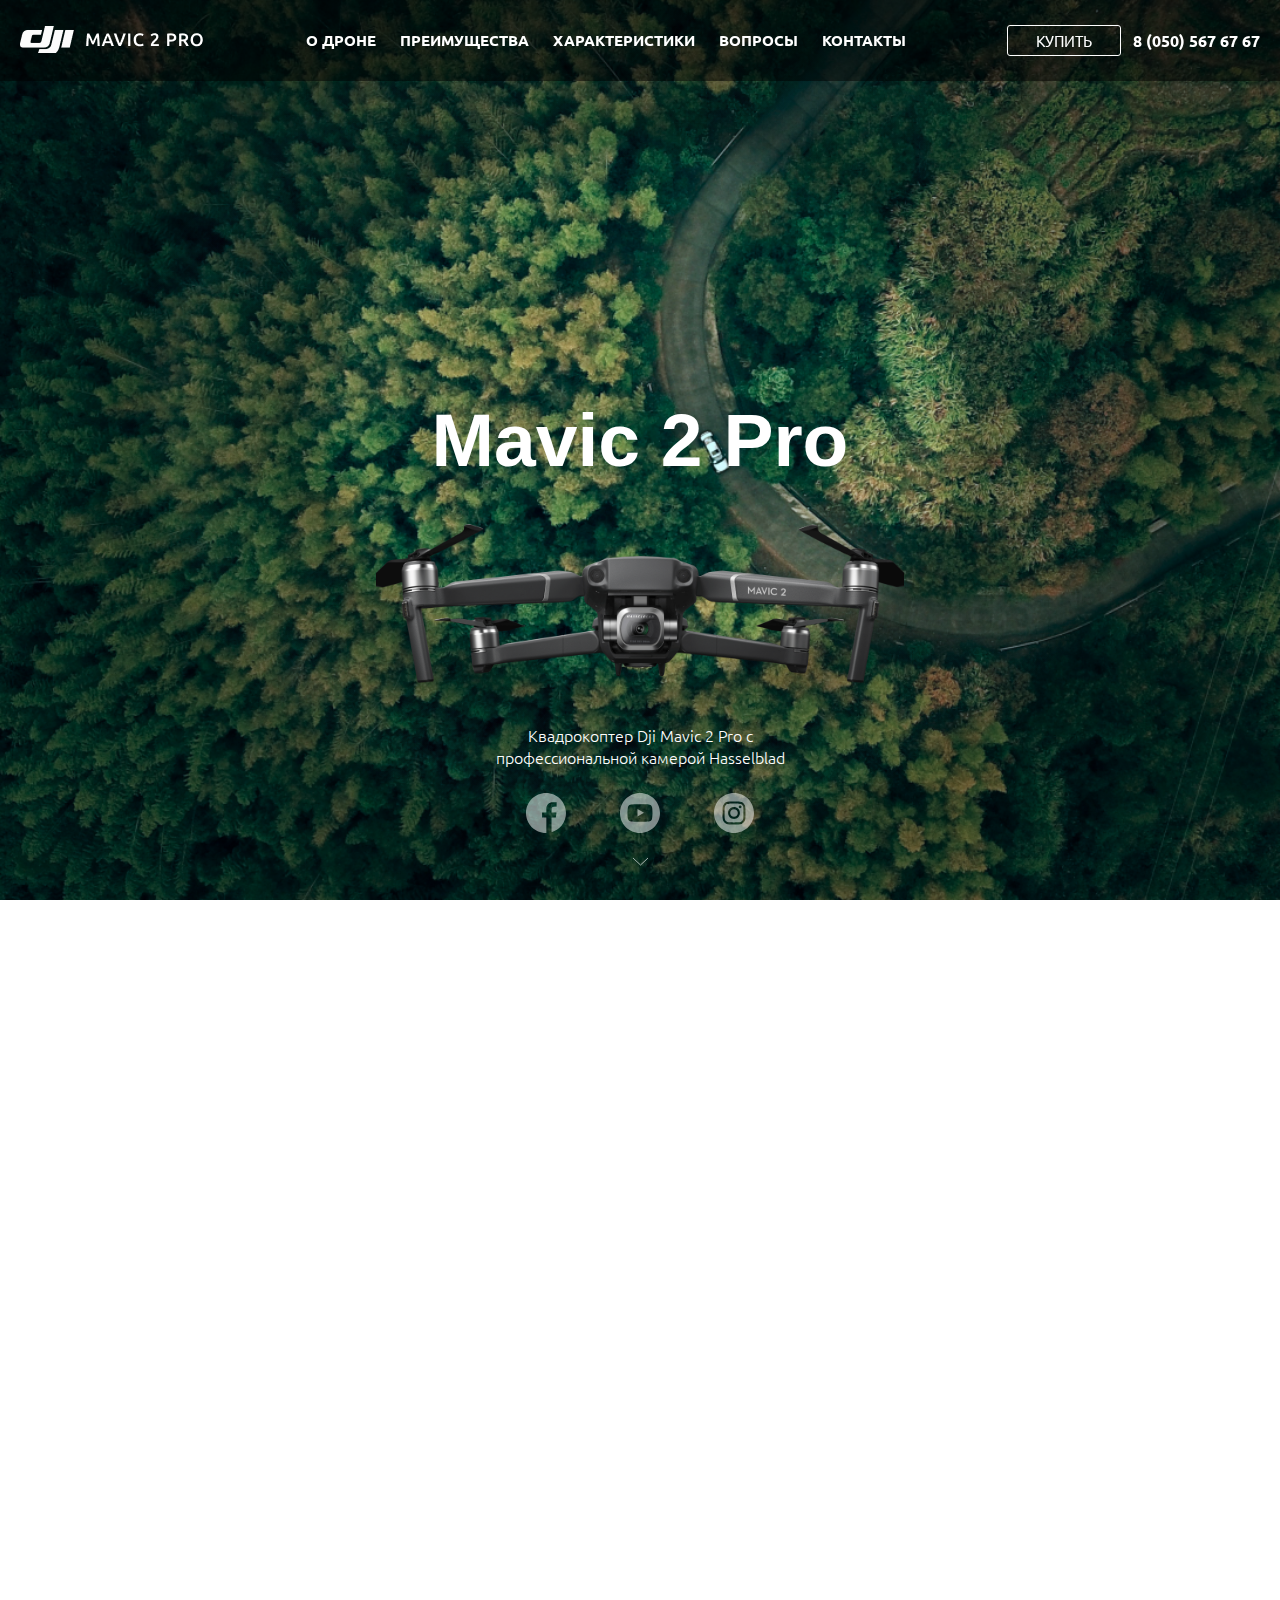
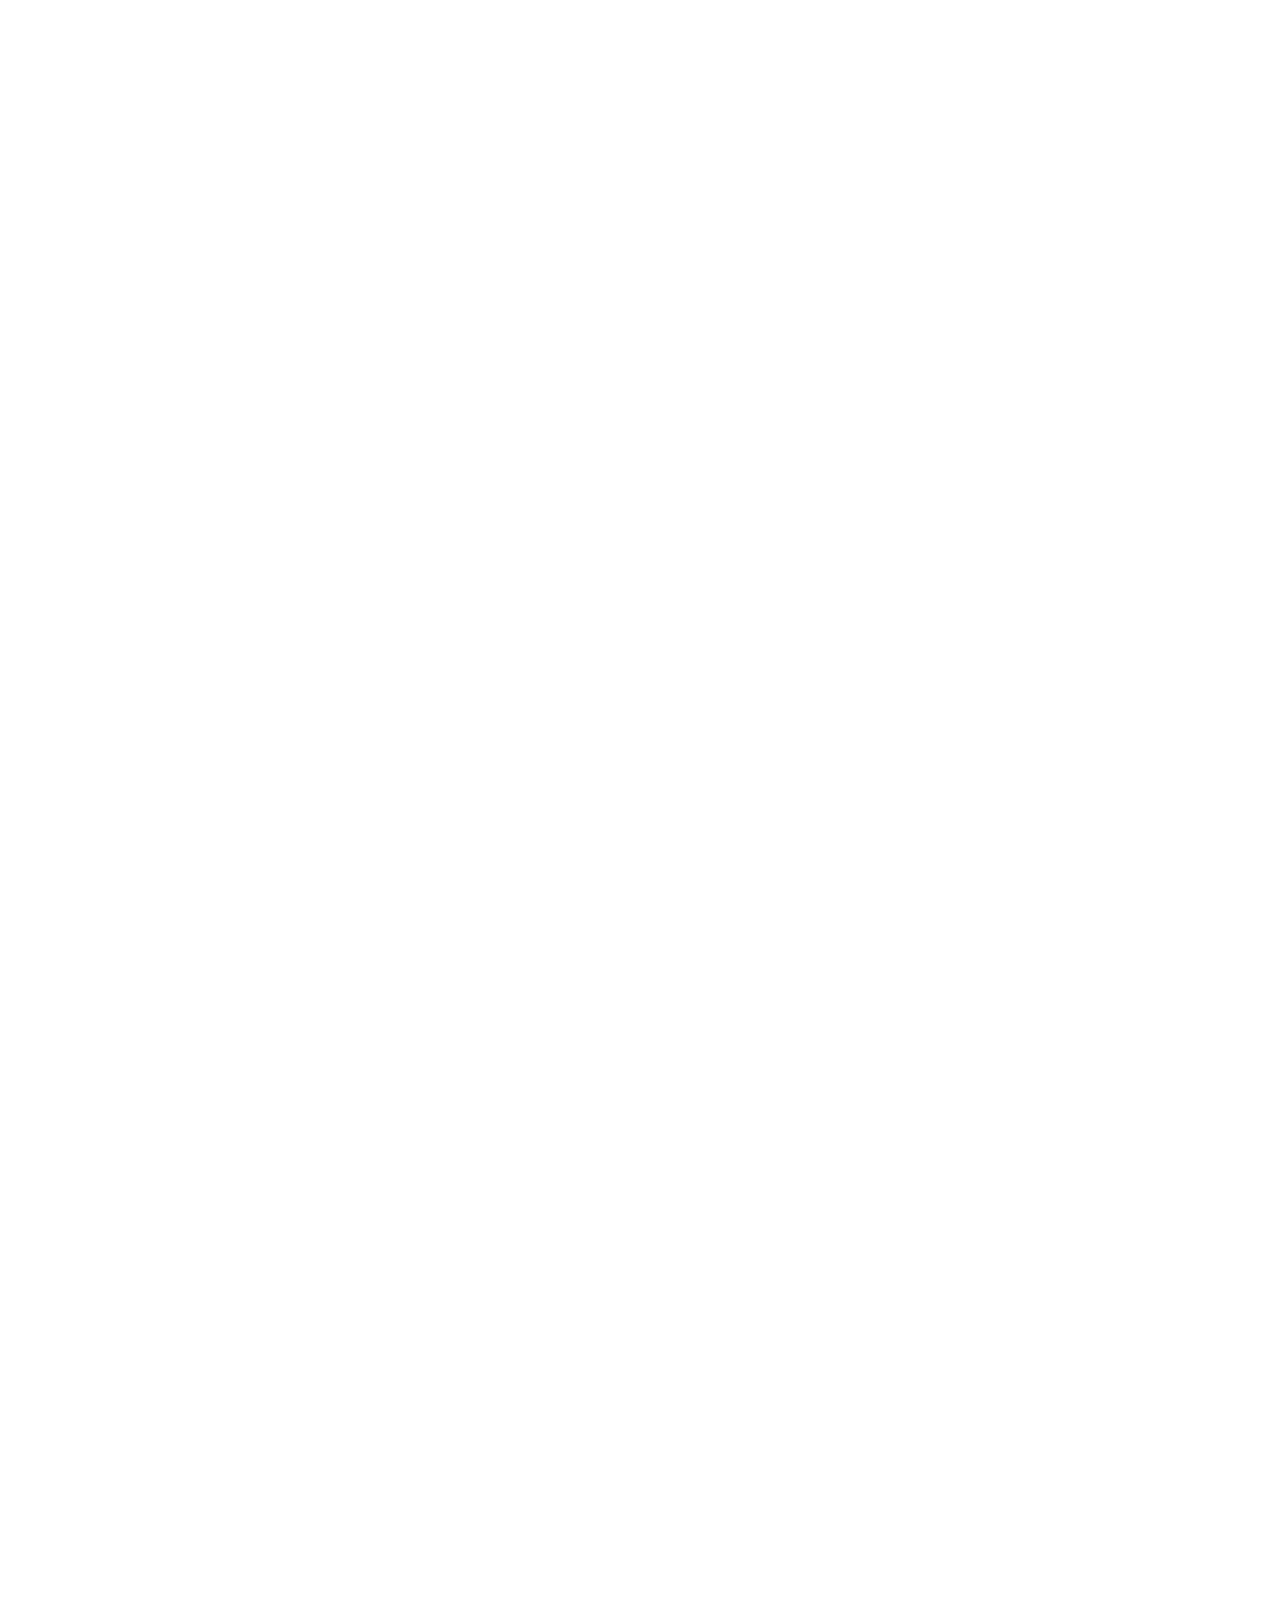
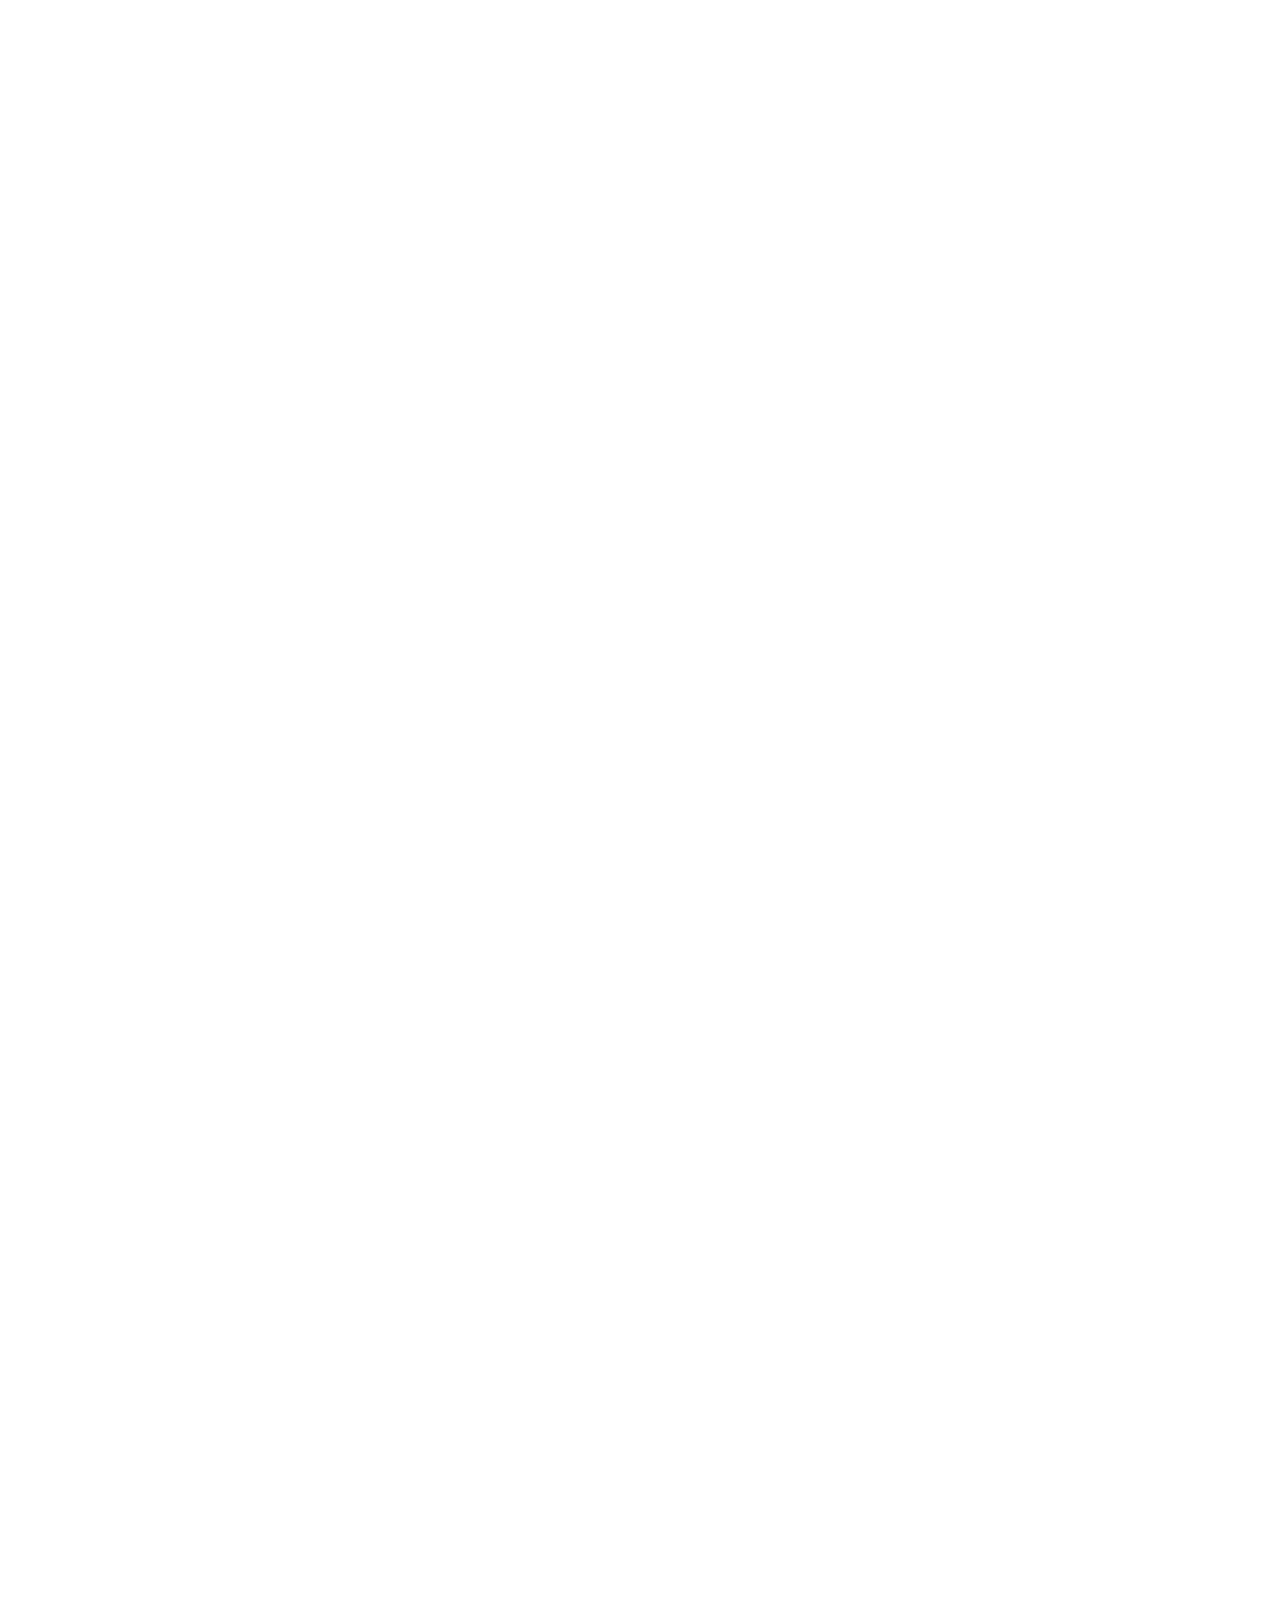
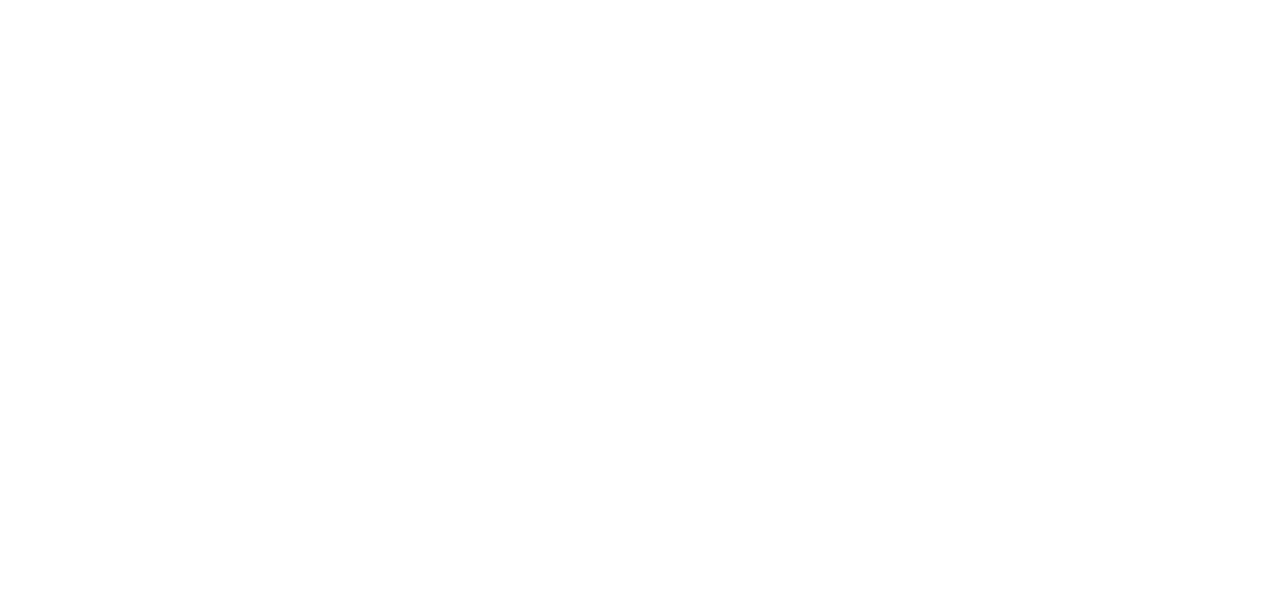
<file: PROJECT/MAVIC/index.html>
<!DOCTYPE html>
<html lang="en">

<head>
  <meta charset="UTF-8">
  <meta name="viewport" content="width=device-width, initial-scale=1.0">
  <meta http-equiv="X-UA-Compatible" content="ie=edge">
  <title>Document</title>
  <link rel="preconnect" href="https://fonts.gstatic.com">
  <link href="https://fonts.googleapis.com/css2?family=Ubuntu:wght@300;400;500;700&display=swap" rel="stylesheet">
  <link rel="stylesheet" href="css/slick.css">
  <link rel="stylesheet" href="css/jquery.fancybox.css">
  <link rel="stylesheet" href="css/normalize.css">
  <link rel="stylesheet" type="text/css" href="css/fullpage.css" />
  <link rel="stylesheet" href="css/style.css">
</head>

<body>

  <header class="header">
    <div class="container">
      <div id="header__nav" class="header__inner">
        <div data-menuanchor="top">
          <a class="logo" href="#top">
            <picture class="logo__img">
              <source srcset="images/logo-mobile.png" media="(max-width: 600px)">
              <img src="images/logo.png" alt="logo">
            </picture>
          </a>
        </div>
        <nav class="menu">
          <button class="menu__btn">
            <span class="menu__btn-line"></span>
          </button>
          <ul class="menu__list">
            <li class="menu__list-item" data-menuanchor="products"><a href="#products" class="menu__list-link">О
                ДРОНЕ</a></li>
            <li class="menu__list-item" data-menuanchor="benefits"><a href="#benefits"
                class="menu__list-link">ПРЕИМУЩЕСТВА</a></li>
            <li class="menu__list-item" data-menuanchor="specification"><a href="#specification"
                class="menu__list-link">ХАРАКТЕРИСТИКИ</a></li>
            <li class="menu__list-item" data-menuanchor="questions"><a href="#questions"
                class="menu__list-link">ВОПРОСЫ</a></li>
            <li class="menu__list-item" data-menuanchor="contacts"><a href="#contacts"
                class="menu__list-link">КОНТАКТЫ</a></li>
            <li class="menu__list-phone"><a href="tel:80505676767" class="header__phone-menu">8 (050) 567 67 67</a></li>
          </ul>
        </nav>
        <div class="header__info">
          <button class="header__btn">купить</button>
          <a href="tel:80505676767" class="header__phone">8 (050) 567 67 67</a>
        </div>
      </div>
    </div>
  </header>

  <main id="fullpage">

    <section data-anchor="top" class="section-page top">
      <div class="section-page__wrapper top__wrapper">
        <div class="container">
          <div class="top__inner">
            <h1 class="top__title">Mavic 2 Pro</h1>
            <img class="top__img" src="images/mavic.png" alt="">
            <p class="top__text">
              Квадрокоптер Dji Mavic 2 Pro
              с профессиональной камерой Hasselblad
            </p>
            <ul class="top__social-list">
              <li class="top__social-item">
                <a href="#" class="top__social-link">
                  <img src="images/facebook.svg" alt="">
                </a>
              </li>
              <li class="top__social-item">
                <a href="#" class="top__social-link">
                  <img src="images/youtube.svg" alt="">
                </a>
              </li>
              <li class="top__social-item">
                <a href="#" class="top__social-link">
                  <img src="images/instagram.svg" alt="">
                </a>
              </li>
            </ul>
          </div>
        </div>
        <div class="scroll__btn">
          <a href="#products">
            <img src="images/arrow-down.svg" alt="">
          </a>
        </div>
      </div>
    </section>

    <section data-anchor="products" class="section-page products">
      <div class="section-page__wrapper">
        <div class="container">
          <h3 class="title products__title">
            Что такое Mavic 2 Pro?
          </h3>
          <div class="products__inner">
            <div class="products__text">
              <p>Дрон Mavic 2 Pro - это инженерное чудо, идеальное для аэросъемки. Дрон обладает всеми лучшими
                технологиями
                DJI, он преобразит мир аэросъемки.</p>
              <p>Mavic 2 Pro оснащен совершенно новой камерой Hasselblad L1D-20c. Камера L1D-20c работает по уникальной
                технологии Hasselblad Natural Colour Solution (HNCS)5, позволяющей пользователям делать великолепные
                снимки
                с воздуха с разрешением в 20 мегапикселей и потрясающими цветами.</p>
            </div>
            <div class="products__slider-box">
              <p class="products__slider-text">Лучшая беспилотная
                технология аэросъемки</p>
              <div class="products__slider">
                <div class="product__slider-item"><img class="products__slider-img" src="images/slider-1.jpg" alt="">
                </div>
                <div class="product__slider-item"><img class="products__slider-img" src="images/slider-1.jpg" alt="">
                </div>
                <div class=" product__slider-item"><img class="products__slider-img" src="images/slider-1.jpg" alt="">
                </div>
                <div class=" product__slider-item"><img class="products__slider-img" src="images/slider-1.jpg" alt="">
                </div>
                <div class="product__slider-item"><img class="products__slider-img" src="images/slider-1.jpg" alt="">
                </div>
                <div class="product__slider-item"><img class="products__slider-img" src="images/slider-1.jpg" alt="">
                </div>
              </div>
            </div>
          </div>
        </div>
        <div class="scroll__btn">
          <a href="#benefits">
            <img src="images/arrow-down.svg" alt="">
          </a>
        </div>
      </div>
    </section>

    <section data-anchor="benefits" class="section-page benefits">
      <div class="section-page__wrapper">
        <div class="container">
          <h3 class="title">Преимущества</h3>
          <div class="benefits__items">

            <div class="benefits__item benefits__item-1">
              <div class="benefits__num">1</div>
              <div class="benefits__img">
                <img src="images/benefits-1.jpg" alt="">
              </div>
              <div class="benefits__info">
                <h4 class="benefits__info-title">Интеллектуальные
                  режимы</h4>
                <p class="benefits__info-text">Mavic 2 унаследовал 6 стандартных режимов интеллектуальной съемки
                  QuickShot:Roket /Dronie /Circle /Helix /Boome rang/Asteroid.</p>
              </div>
            </div>

            <div class="benefits__item benefits__item-2">
              <div class="benefits__num">2</div>
              <div class="benefits__img">
                <img src="images/benefits-2.jpg" alt="">
              </div>
              <div class="benefits__info">
                <h4 class="benefits__info-title">Active Track 2.0</h4>
                <p class="benefits__info-text">Усовершенствованный режим второго поколения распознаёт и отслеживает
                  объекты
                  ещё точнее, быстрее и умнее.</p>
              </div>
            </div>

            <div class="benefits__item benefits__item-3">
              <div class="benefits__num">3</div>
              <div class="benefits__img">
                <img src="images/benefits-3.jpg" alt="">
              </div>
              <div class="benefits__info">
                <h4 class="benefits__info-title">Панорамная
                  съемка</h4>
                <p class="benefits__info-text">Mavic 2 поддерживает 4 режима
                  панорамной съёмки: сферическая,
                  180 градусов,
                  горизонтальная, вертикальная</p>
              </div>
            </div>

            <div class="benefits__item benefits__item-4">
              <div class="benefits__num">4</div>
              <div class="benefits__img">
                <img src="images/benefits-4.jpg" alt="">
              </div>
              <div class="benefits__info">
                <h4 class="benefits__info-title">Крутая
                  камера!</h4>
                <p class="benefits__info-text">Технология Hyperlapse в четырёх режимах исполнения.
                  Улучшенный фото режим HDR
                  Функция HyperLight для съёмки в условиях слабого освещения
                  4К съёмка
                </p>
              </div>
            </div>

          </div>
        </div>
        <div class="scroll__btn">
          <a href="#specification">
            <img src="images/arrow-down.svg" alt="">
          </a>
        </div>
      </div>
    </section>

    <section data-anchor="specification" class="section-page specification">
      <div class="section-page__wrapper">
        <div class="container">
          <h3 class="title">Характеристики</h3>
          <div class="specification__inner">
            <div class="specification__item">
              <div class="specification__box specification__box-1">
                <h4 class="specification__box-title">Dlog-M 10 бит</h4>
                <p class="specification__box-text">Mavic 2 Pro поддерживает цветовой профиль Dlog-M 10 бит с более
                  широким
                  динамическим диапазоном, дающим больше возможностей для цветокоррекции.</p>
              </div>
              <div class="specification__box specification__box-2">
                <h4 class="specification__box-title">Камера Hasselblad</h4>
                <p class="specification__box-text">Камера Hasselblad L1D-20С
                  известны эргономичным дизайном
                  и превосходным качеством изображений. </p>
              </div>
            </div>
            <div class="specification__item specification__item--center">
              <img src="images/mavic.png" alt="">
            </div>
            <div class="specification__item">
              <div class="specification__box specification__box-3">
                <h4 class="specification__box-title">Матрица CMOS 1</h4>
                <p class="specification__box-text">Зона активной работы новой 1-дюймовой матрицы CMOS в
                  четыре раза превышает показатели Mavic Pro</p>
              </div>
              <div class="specification__box specification__box-4">
                <h4 class="specification__box-title">Видео HDR</h4>
                <p class="specification__box-text">Благодаря поддержке видео 4K HDR 10 бит, Mavic 2 Pro можно
                  подсоединить
                  к
                  совместимому с HLG 4K ТВ и просматривать запись в полном цветовом спектре</p>
              </div>
            </div>
          </div>
        </div>
        <div class="scroll__btn">
          <a href="#questions">
            <img src="images/arrow-down.svg" alt="">
          </a>
        </div>
      </div>
    </section>

    <section data-anchor="questions" class="section-page questions">
      <div class="section-page__wrapper">
        <div class="container">
          <h3 class="title">Остались вопросы?</h3>
          <div class="questions__items">
            <div class="questions__item">
              <h4 class="questions__item-title">Какие отличия между Mavic 2 Pro и Mavic 2 Zoom?</h4>
              <p class="questions__item-text">В Mavic 2 улучшены практически все аспекты: камера, передача видеосигнала,
                полётное время, скорость, уровень шума, обнаружение препятствий в нескольких направлениях,
                интеллектуальные
                функции и уникальная функция Hyperlapse (гиперлапс).</p>
            </div>
            <div class="questions__item questions__item--active">
              <h4 class="questions__item-title">Чем Mavic 2 лучше Mavic Pro? </h4>
              <p class="questions__item-text">В Mavic 2 улучшены практически все аспекты: камера, передача видеосигнала,
                полётное время, скорость, уровень шума, обнаружение препятствий в нескольких направлениях,
                интеллектуальные
                функции и уникальная функция Hyperlapse (гиперлапс).</p>
            </div>
            <div class="questions__item">
              <h4 class="questions__item-title">Можно ли подключить Mavic 2 к очкам DJI Goggles?</h4>
              <p class="questions__item-text">В Mavic 2 улучшены практически все аспекты: камера, передача видеосигнала,
                полётное время, скорость, уровень шума, обнаружение препятствий в нескольких направлениях,
                интеллектуальные
                функции и уникальная функция Hyperlapse (гиперлапс).</p>
            </div>
            <div class="questions__item">
              <h4 class="questions__item-title">Является ли Mavic 2 водонепроницаемым？</h4>
              <p class="questions__item-text">В Mavic 2 улучшены практически все аспекты: камера, передача видеосигнала,
                полётное время, скорость, уровень шума, обнаружение препятствий в нескольких направлениях,
                интеллектуальные
                функции и уникальная функция Hyperlapse (гиперлапс).</p>
            </div>
          </div>
        </div>
        <div class="scroll__btn">
          <a href="#contacts">
            <img src="images/arrow-down.svg" alt="">
          </a>
        </div>
      </div>
    </section>

    <section data-anchor="contacts" class="section-page contacts">
      <div class="section-page__wrapper">
        <div class="container">
          <h3 class="title">Контакты</h3>
          <div class="contacts__inner">

            <div class="contacts__info">

              <div class="contacts__info-box">
                <p class="contacts__info-title">Киев</p>
                <a class="contacts__info-phone" href="+80505676767">+8 (050) 567– 67 – 67</a>
                <a class="contacts__info-email" href="#">dgi.mavic2pro.kiev@mail.ru</a>
              </div>
              <div class="contacts__info-box">
                <p class="contacts__info-title">Москва</p>
                <a class="contacts__info-phone" href="+74995676767">+7 (499) 567– 67 – 67</a>
                <a class="contacts__info-email" href="#">dgi.mavic2pro.moscow@mail.ru</a>
              </div>
              <div class="contacts__info-box">
                <p class="contacts__info-title">Минск</p>
                <a class="contacts__info-phone" href="+375175676767">+3 (7517) 567– 67 – 67</a>
                <a class="contacts__info-email" href="#">dgi.mavic2pro.minsk@mail.ru</a>
              </div>

            </div>

            <div class="contacts__form">
              <form>
                <h4 class="contacts__form-title">Остались вопросы? </h4>
                <p class="contacts__form-text">Мы обязательно свяжемся с вами в течение двух рабочих дней</p>
                <div class="contacts__form-line">
                  <input class="contacts__form-input" type="text" placeholder="Ваше имя">
                  <input class="contacts__form-input" type="text" placeholder="Ваше e-mail">
                </div>
                <textarea class="contacts__form-textarea" placeholder="Что вас интересует?"></textarea>
                <button class="contacts__form-btn" type="submit">ОТПРАВИТЬ</button>
              </form>
            </div>

            <ul class="contacts__social-list">
              <li class="contacts__social-item">
                <a href="#" class="contacts__social-link">
                  <img src="images/facebook.svg" alt="">
                </a>
              </li>
              <li class="contacts__social-item">
                <a href="#" class="contacts__social-link">
                  <img src="images/youtube.svg" alt="">
                </a>
              </li>
              <li class="contacts__social-item">
                <a href="#" class="contacts__social-link">
                  <img src="images/instagram.svg" alt="">
                </a>
              </li>
            </ul>
          </div>
          <footer class="footer">
            <div class="container">
              <p class="footer__copy">
                © DJI, 2020
              </p>
            </div>
          </footer>
        </div>
        <div class="scroll__btn">
          <a href="#top">
            <img src="images/arrow-down.svg" alt="">
          </a>
        </div>

      </div>
    </section>

  </main>



  <script src="https://ajax.googleapis.com/ajax/libs/jquery/3.4.1/jquery.min.js"></script>
  <script type="text/javascript" src="js/fullpage.js"></script>
  <script type="text/javascript" src="js/scrolloverflow.js"></script>
  <script src="js/slick.min.js"></script>
  <script src="js/jquery.fancybox.min.js"></script>
  <script src="js/main.js"></script>
</body>

</html>
</file>
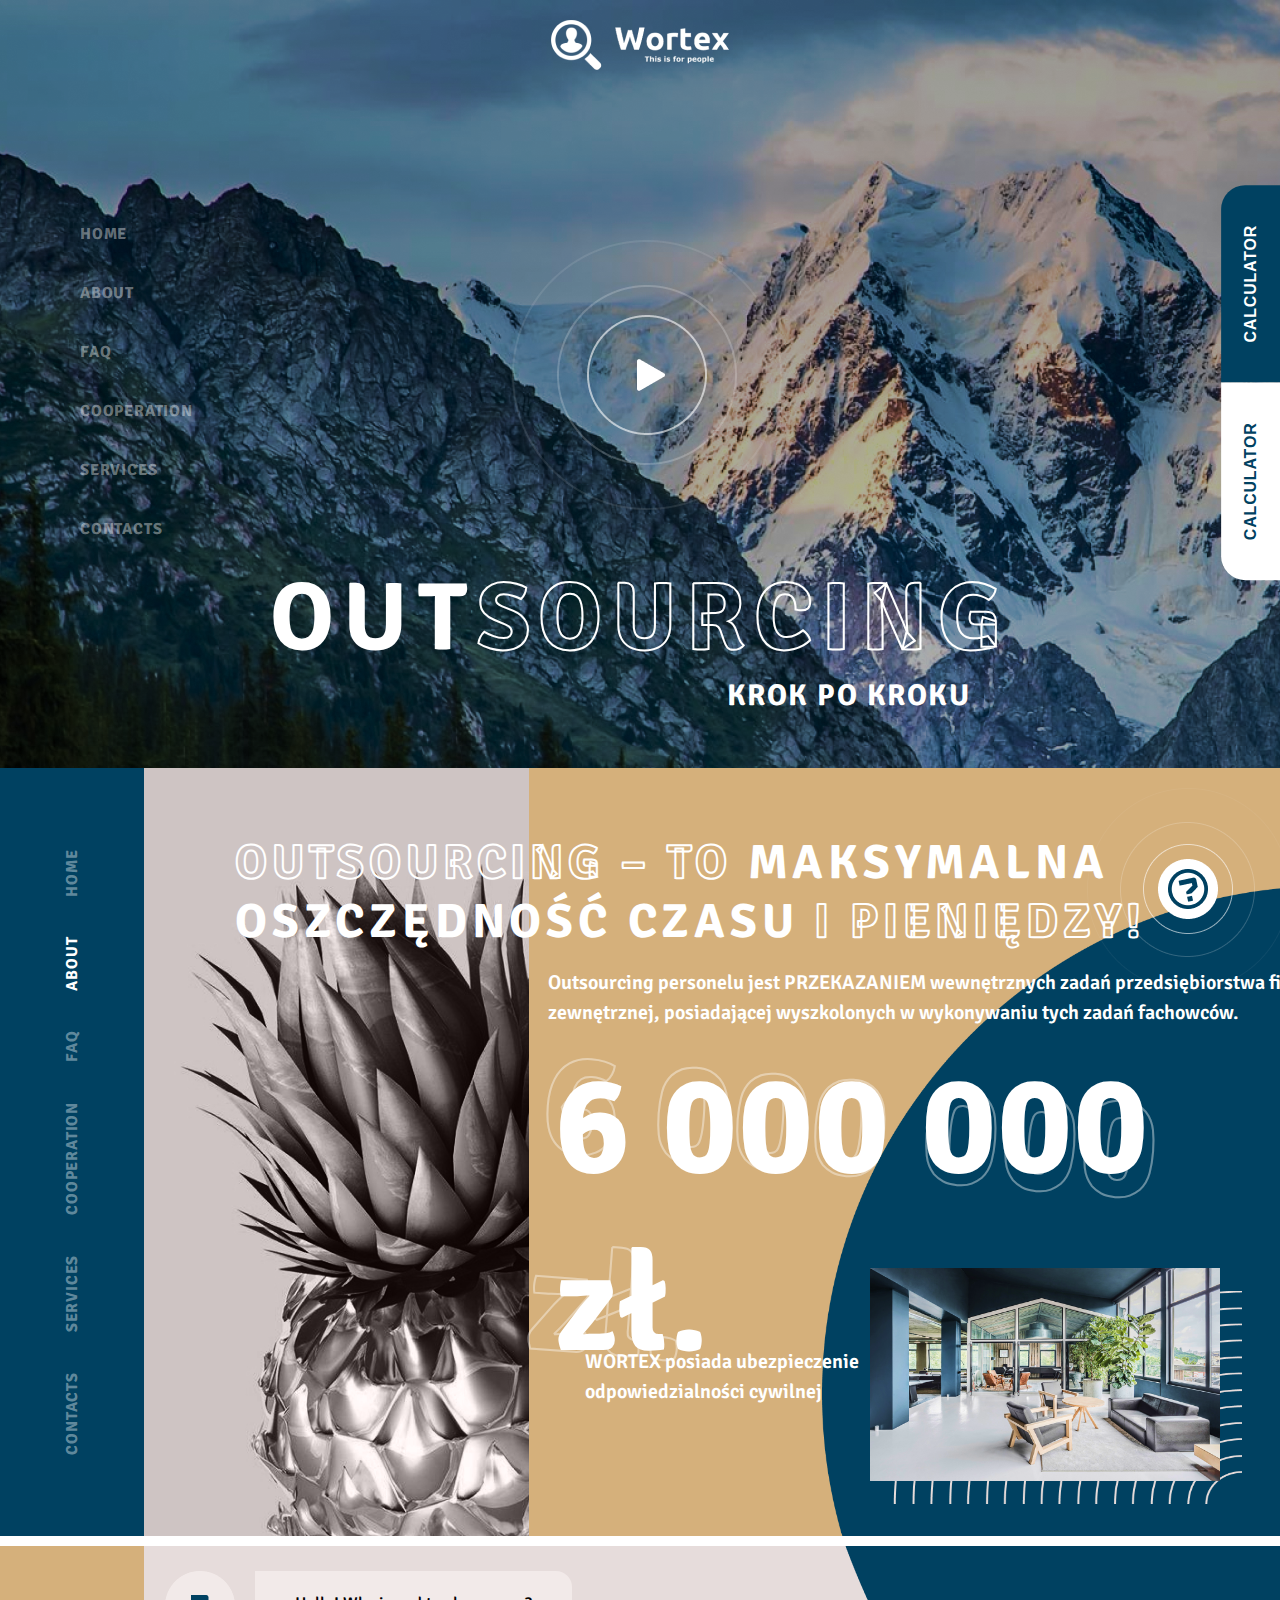
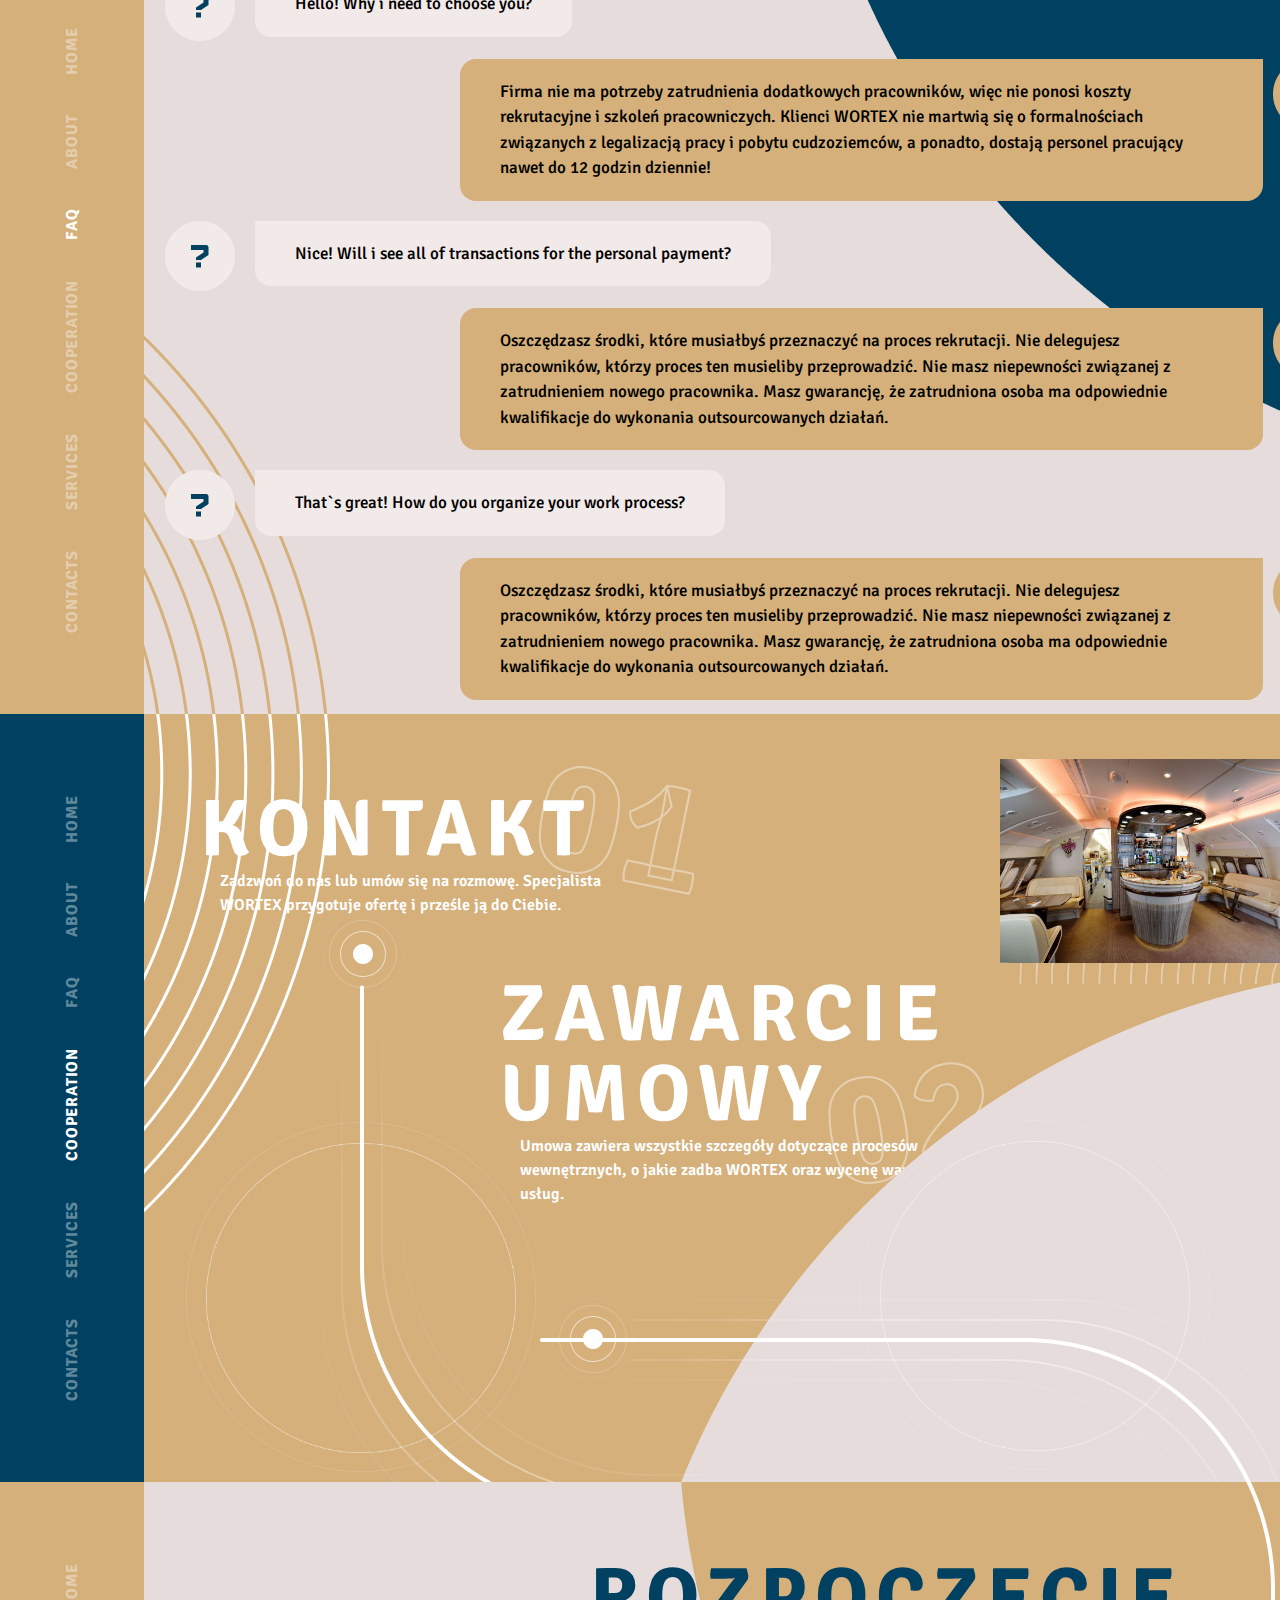
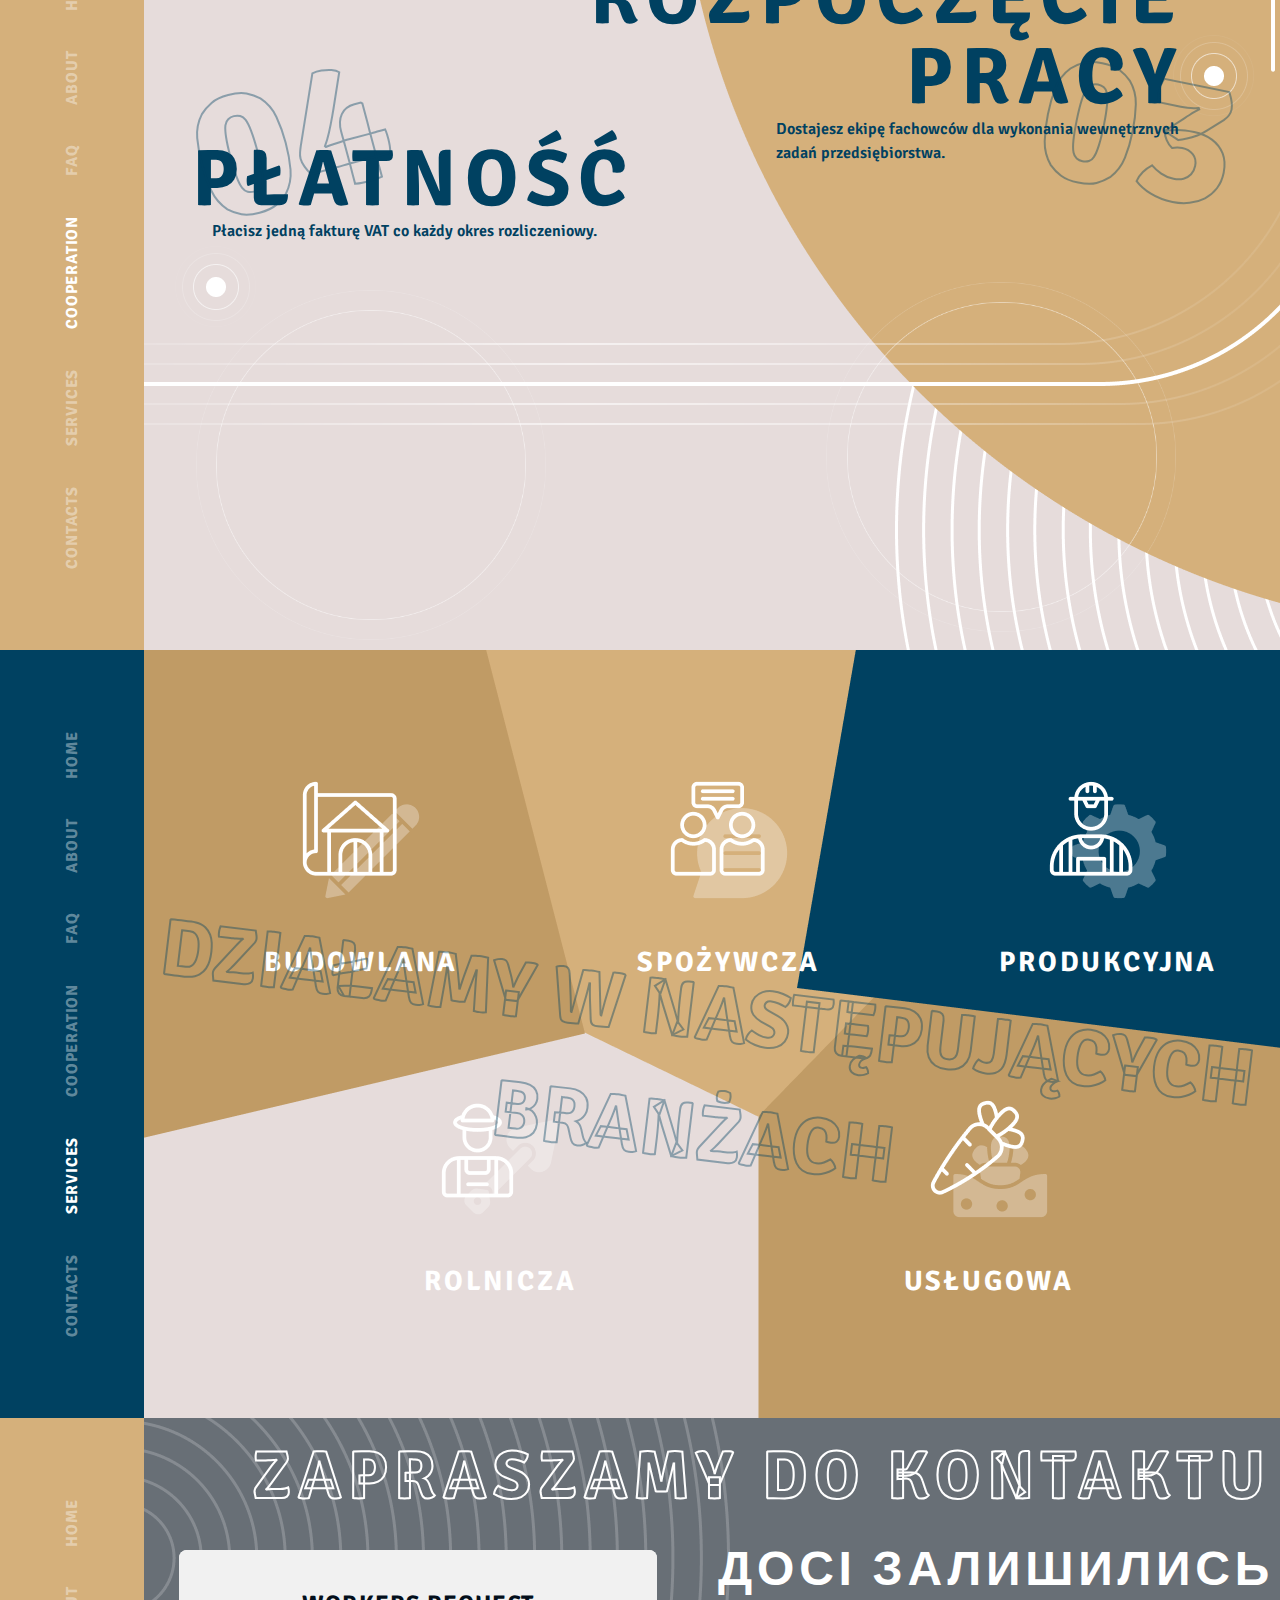
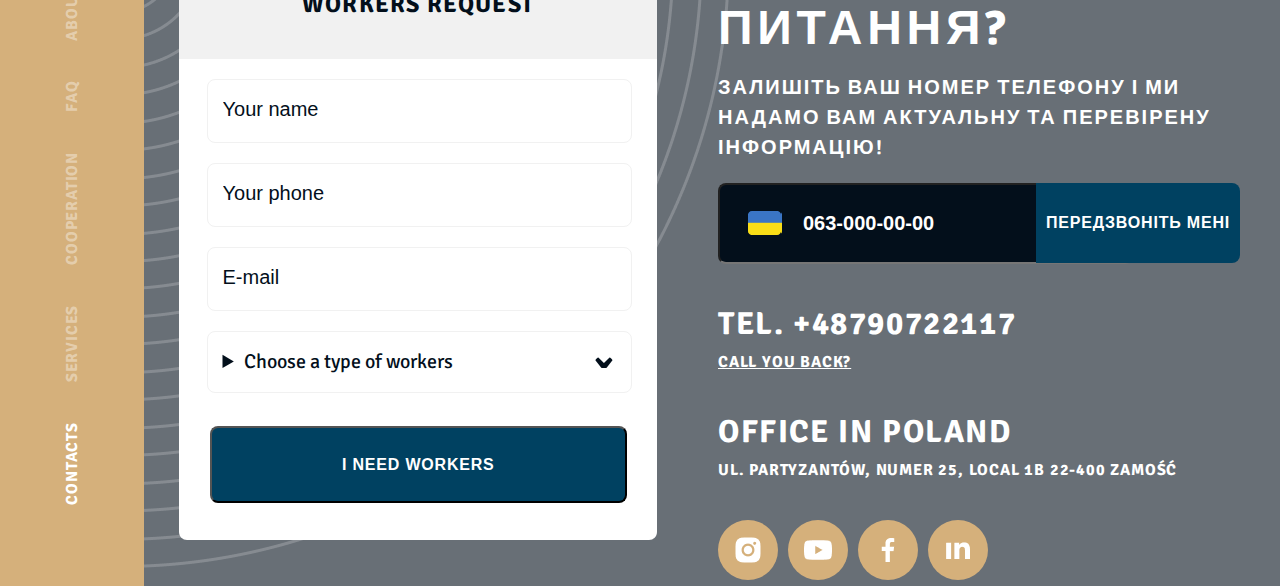
<file: PROJECT/WORTEX POLAND/index.html>
<!DOCTYPE html>
<html lang="en">

<head>
    <meta charset="UTF-8">
    <meta name="viewport" content="width=device-width, initial-scale=1.0">
    <meta http-equiv="X-UA-Compatible" content="ie=edge">
    <title>Document</title>
    <link rel="stylesheet" href="css/reset.css">
    <link rel="stylesheet" href="css/slick.css">
    <link rel="stylesheet" href="css/jquery.fancybox.css">
    <link rel="preconnect" href="https://fonts.gstatic.com">
    <link href="https://fonts.googleapis.com/css2?family=Signika:wght@300;400;500;600;700&display=swap" rel="stylesheet">
    <link rel="stylesheet" href="css/style.css">
    <link rel="stylesheet" href="css/media.css">
</head>

<body>
    <header class="header" id="p1">
        <div class="container">
            <div class="header__inner"> <img src="images/header_logo.png" alt="" class="header__logo">
                <nav class="header__nav">
                    <div class="menu__btn"> <img src="images/burger.png" alt="" class="burger"> </div>
                    <ul class="header__menu">
                        <li class="header__menu-list"><a href="#" class="header__menu-link">Home</a></li>
                        <li class="header__menu-list"><a href="#p2" class="header__menu-link ">about</a></li>
                        <li class="header__menu-list"><a href="#p3" class="header__menu-link">faq</a></li>
                        <li class="header__menu-list"><a href="#p4" class="header__menu-link">cooperation</a></li>
                        <li class="header__menu-list"><a href="#p5" class="header__menu-link header__menu-link-active">services</a></li>
                        <li class="header__menu-list"><a href="#p6" class="header__menu-link">contacts</a></li>
                    </ul>
                </nav>
                <div class="header__calculator">
                    <button class="header__calc-btn white--tone">calculator</button>
                    <button class="header__calc-btn blue--tone">calculator</button>
                </div>
                <h1 class="header__title">OUT<span>SOURCING</span></h1>
                <p class="header__text">KROK PO KROKU</p> <img src="images/play-button.png" alt="" class="header__play-btn">
            </div>
        </div>
    </header>
    <section class="about" id="p2">
        <div class="container">
            <div class="about__inner">
                <nav class="menu__site">
                    <ul class="menu menu--color-blue">
                        <li class="menu__list"><a href="#p6" class="menu__link">contacts</a></li>
                        <li class="menu__list"><a href="#p5" class="menu__link ">services</a></li>
                        <li class="menu__list"><a href="#p4" class="menu__link">cooperation</a></li>
                        <li class="menu__list"><a href="#p3" class="menu__link">faq</a></li>
                        <li class="menu__list"><a href="#" class="menu__link menu__link-active">about</a></li>
                        <li class="menu__list"><a href="#p1" class="menu__link">Home</a></li>
                    </ul>
                </nav>
                <div class="about__title"><span>Outsourcing – to</span> maksymalna oszczędność czasu <span>i pieniędzy!</span></div>
                <p class="about__text about__text--top">Outsourcing personelu jest PRZEKAZANIEM wewnętrznych zadań przedsiębiorstwa firmie zewnętrznej, posiadającej wyszkolonych w wykonywaniu tych zadań fachowców.</p>
                <h2 class="about__number">6 000 000 zł.</h2>
                <h2 class="about__number-fone">6 000 000 zł.</h2>
                <p class="about__text about__text--bottom">WORTEX posiada ubezpieczenie odpowiedzialności cywilnej</p>
                <div class="about__image-left"></div> <img class="about__interior-img" src="images/intetrior.png" alt=""> <img class="about__question-img" src="images/question-icon.png" alt=""> <img class="about__ellipse-img" src="images/Ellipse.png" alt=""> <img src="images/about-ellipse-mob.png" alt="" class="about__ellipse-img-mob"> <img class="about__ellipse-group-img" src="images/Group-ellipse.png" alt="">
            </div>
        </div>
    </section>
    <section class="faq faq--margin_top" id="p3">
        <div class="container">
            <div class="faq__inner">
                <nav class="menu__site">
                    <ul class="menu menu--color-hacki">
                        <li class="menu__list"><a href="#p6" class="menu__link">contacts</a></li>
                        <li class="menu__list"><a href="#p5" class="menu__link ">services</a></li>
                        <li class="menu__list"><a href="#p4" class="menu__link">cooperation</a></li>
                        <li class="menu__list"><a href="#" class="menu__link menu__link-active">faq</a></li>
                        <li class="menu__list"><a href="#p2" class="menu__link">about</a></li>
                        <li class="menu__list"><a href="#p1" class="menu__link">Home</a></li>
                    </ul>
                </nav>
                <p class="faq__content-left faq__content--top">Hello! Why i need to choose you?</p>
                <p class="faq__content-right">Firma nie ma potrzeby zatrudnienia dodatkowych pracowników, więc nie ponosi koszty rekrutacyjne i szkoleń pracowniczych. Klienci WORTEX nie martwią się o formalnościach związanych z legalizacją pracy i pobytu cudzoziemców, a ponadto, dostają personel pracujący nawet do 12 godzin dziennie!</p>
                <p class="faq__content-left">Nice! Will i see all of transactions for the personal payment?</p>
                <p class="faq__content-right">Oszczędzasz środki, które musiałbyś przeznaczyć na proces rekrutacji. Nie delegujesz pracowników, którzy proces ten musieliby przeprowadzić. Nie masz niepewności związanej z zatrudnieniem nowego pracownika. Masz gwarancję, że zatrudniona osoba ma odpowiednie kwalifikacje do wykonania outsourcowanych działań.</p>
                <p class="faq__content-left">That`s great! How do you organize your work process?</p>
                <p class="faq__content-right">Oszczędzasz środki, które musiałbyś przeznaczyć na proces rekrutacji. Nie delegujesz pracowników, którzy proces ten musieliby przeprowadzić. Nie masz niepewności związanej z zatrudnieniem nowego pracownika. Masz gwarancję, że zatrudniona osoba ma odpowiednie kwalifikacje do wykonania outsourcowanych działań.</p>
                <h3 class="faq__title">WANT TO SEE HOW WE WILL DEAL WITH IT?</h3> <img class="faq__ellipse-img" src="images/Ellipse-faq-img.png" alt=""> <img src="images/faq-ellipse-mob.png" alt="" class="faq__ellipse-img-mob"> <img class="faq__group-ellipe-img" src="images/group-ellipse-faq.png" alt=""> <img src="images/faq-group-ellipse-tabpng.png" alt="" class="faq__group-ellipe-img_tab"> <img src="images/faq-group-ellipse-mob.png" alt="" class="faq__group-ellipe-img_mob">
            </div>
        </div>
    </section>
    <section class="cooperation-top" id="p4">
        <div class="container">
            <div class="cooperation-top__inner">
                <nav class="menu__site">
                    <ul class="menu menu--color-blue">
                        <li class="menu__list"><a href="#p6" class="menu__link">contacts</a></li>
                        <li class="menu__list"><a href="#p5" class="menu__link ">services</a></li>
                        <li class="menu__list"><a href="#" class="menu__link menu__link-active">cooperation</a></li>
                        <li class="menu__list"><a href="#p3" class="menu__link">faq</a></li>
                        <li class="menu__list"><a href="#p2" class="menu__link">about</a></li>
                        <li class="menu__list"><a href="#p1" class="menu__link">Home</a></li>
                    </ul>
                </nav>
                <div class="cooperation__text_content cooperation__text_content-top_1">
                    <h3 class="cooperation__title">KONTAKT</h3>
                    <p class="cooperation__text">Zadzwoń do nas lub umów się na rozmowę. Specjalista WORTEX przygotuje ofertę i prześle ją do Ciebie.</p>
                </div>
                <div class="cooperation__text_content cooperation__text_content-bottom_1 ">
                    <h3 class="cooperation__title">ZAWARCIE UMOWY</h3>
                    <p class="cooperation__text margin--coop-text">Umowa zawiera wszystkie szczegóły dotyczące procesów wewnętrznych, o jakie zadba WORTEX oraz wycenę wartości usług.</p>
                </div>
                <iframe class="faq__video faq__video-left" src="https://www.youtube.com/embed/BR_dUDf8g9k" frameborder="0" allow="accelerometer; autoplay; clipboard-write; encrypted-media; gyroscope; picture-in-picture" allowfullscreen></iframe>
                <iframe class="faq__video faq__video-right" src="https://www.youtube.com/embed/BR_dUDf8g9k" frameborder="0" allow="accelerometer; autoplay; clipboard-write; encrypted-media; gyroscope; picture-in-picture" allowfullscreen></iframe>
                <div class="cooperation__images"> <img src="images/cooperation-interior.png" alt="" class="cooperation__interior-img"> <img src="images/cooperation-ellipse.png" alt="" class="cooperation__ellipse-img"> <img src="images/coop-top-ellipse-tab.png" alt="" class="cooperation__ellipse-tab"> <img src="images/faq-ellipse-for-interior.png" alt="" class="cooperation__ellipse-interior-img"> <img src="images/group-ellipse-cooperation.png" alt="" class="cooperation__group-ellipse-img"> <img src="images/coop-ellipse-video-top.png" alt="" class="ellipse-video-top--left"> <img src="images/coop-ellipse-video-bottom.png" alt="" class="ellipse-video-bottom--left"> <img src="images/coop-ellipse-video-top.png" alt="" class="ellipse-video-top--right"> <img src="images/coop-ellipse-video-bottom.png" alt="" class="ellipse-video-bottom--right"> <img src="images/coop-dot.png" alt="" class="cooperation__dot-img dot--left"> <img src="images/coop-dot.png" alt="" class="cooperation__dot-img dot--right"> <img src="images/coop-dot.png" alt="" class="cooperation__dot-img dot--dop"> </div>
                <div class="cooperation__vectors"> <img src="images/vector-coop-left.png" alt="" class="cooperation__vector-img-left"> <img src="images/vector-coop-right.png" alt="" class="cooperation__vector-img-right"> </div>
                <div class="cooperation-top__vector-tab"> <img src="images/coop-top_vec-1-tab.png" alt="" class="coop-top__vec-1-tab-r"> <img src="images/coop-top_vec-2-tab.png" alt="" class="coop-top__vec-2-tab-l"> <img src="images/coop-top_vec-3-tab.png" alt="" class="coop-top__vec-3-tab-r"> <img src="images/coop-top_vec-4-tab.png" alt="" class="coop-top__vec-4-tab-l"> <img src="images/coop-top_vec-5-tab.png" alt="" class="coop-top__vec-5-tab-r"> <img src="images/coop-top_vec-6-tab.png" alt="" class="coop-top__vec-6-tab-l"> </div>
                <div class="cooperation-top__vector-mob"> <img src="images/coop-top-vector1-mob.png" alt="" class="coop-top__vector1-mob"> <img src="images/coop-top-vector2-mob.png" alt="" class="coop-top__vector2-mob"> <img src="images/coop-top-vector3-mob.png" alt="" class="coop-top__vector3-mob"> <img src="images/coop-top-vector4-mob.png" alt="" class="coop-top__vector4-mob"> <img src="images/coop-top-vector5-mob.png" alt="" class="coop-top__vector5-mob"> <img src="images/coop-top-vector6-mob.png" alt="" class="coop-top__vector6-mob"> <img src="images/coop-top-group-ellipse-mob.png" alt="" class="coop-top-group-ellipse-mob"> <img src="images/coop-top-ellipse-mob.png" alt="" class="coop-top-ellipse-mob"> </div>
            </div>
        </div>
    </section>
    <section class="cooperation-bottom">
        <div class="container">
            <div class="cooperation-bottom__inner">
                <nav class="menu__site">
                    <ul class="menu menu--color-hacki">
                        <li class="menu__list"><a href="#p6" class="menu__link">contacts</a></li>
                        <li class="menu__list"><a href="#p5" class="menu__link ">services</a></li>
                        <li class="menu__list"><a href="#" class="menu__link menu__link-active">cooperation</a></li>
                        <li class="menu__list"><a href="#p3" class="menu__link">faq</a></li>
                        <li class="menu__list"><a href="#p2" class="menu__link">about</a></li>
                        <li class="menu__list"><a href="#p1" class="menu__link">Home</a></li>
                    </ul>
                </nav>
                <div class="cooperation__text_content cooperation__text_content-top_2">
                    <h3 class="cooperation__title coop__title-2 coop__title--right">ROZPOCZĘCIE PRACY</h3>
                    <p class="cooperation__text coop__text-2 coop__text-2--right coop2--tab">Dostajesz ekipę fachowców dla wykonania wewnętrznych zadań przedsiębiorstwa.</p>
                </div>
                <div class="cooperation__text_content cooperation__text_content-bottom_2 ">
                    <h3 class="cooperation__title coop__title-2 coop2--mob">PŁATNOŚĆ</h3>
                    <p class="cooperation__text coop__text-2">Płacisz jedną fakturę VAT co każdy okres rozliczeniowy.</p>
                </div>
                <iframe class="coop2__video coop2__video-left" src="https://www.youtube.com/embed/BR_dUDf8g9k" frameborder="0" allow="accelerometer; autoplay; clipboard-write; encrypted-media; gyroscope; picture-in-picture" allowfullscreen></iframe>
                <iframe class="coop2__video coop2__video-right" src="https://www.youtube.com/embed/BR_dUDf8g9k" frameborder="0" allow="accelerometer; autoplay; clipboard-write; encrypted-media; gyroscope; picture-in-picture" allowfullscreen></iframe>
                <div class="cooperation-2__images-line"> <img src="images/coop-2-vector1.png" alt="" class="coop-2__vector1"> <img src="images/coop-2-vector2.png" alt="" class="coop-2__vector2-ellipse"> <img src="images/coop-2-group-ellipse.png" alt="" class="coop-2__group-ellipse"> <img src="images/coop-dot.png" alt="" class="cooperation__dot-img dot-2--left"> <img src="images/coop-dot.png" alt="" class="cooperation__dot-img dot-2--right"> <img src="images/coop-ellipse-video-top.png" alt="" class="coop2__ellipse-video-top-left"> <img src="images/coop-ellipse-video-bottom.png" alt="" class="coop2__ellipse-video-bottom-left"> <img src="images/coop-ellipse-video-top.png" alt="" class="coop2__ellipse-video-top-right"> <img src="images/coop-ellipse-video-bottom.png" alt="" class="coop2__ellipse-video-bottom-right"> <img src="images/coop-dot.png" alt="" class="cooperation__dot-img coop2__dot--dop"></div>
                <div class="coop2__images-tab"> <img src="images/coop2-ellipse-tab.png" alt="" class="coop2-ellipse-tab"> <img src="images/coop2-group-ellipse-tab.png" alt="" class="coop2-group-ellipse-tab"> <img src="images/coop2-vector1-tab.png" alt="" class="coop2-vector1-tab"> <img src="images/coop2-vector2-tab.png" alt="" class="coop2-vector2-tab"> <img src="images/coop2-vector3-tab.png" alt="" class="coop2-vector3-tab"> <img src="images/coop2-vector4-tab.png" alt="" class="coop2-vector4-tab"> <img src="images/coop2-vector5-tab.png" alt="" class="coop2-vector5-tab"> <img src="images/coop2-vector6-tab.png" alt="" class="coop2-vector6-tab"> </div>
                <div class="coop2__images-mob"> <img src="images/coop2-ellipse-mob.png" alt="" class="coop2__ellipse-mob"> <img src="images/coop2-group-ellipse-mob.png" alt="" class="coop2__group-ellipse-mob"> <img src="images/coop2-vector1-mob.png" alt="" class="coop2__vector1-mob"> <img src="images/coop2-vector2-mob.png" alt="" class="coop2__vector2-mob"> <img src="images/coop2-vector3-mob.png" alt="" class="coop2__vector3-mob"> <img src="images/coop2-vector4-mob.png" alt="" class="coop2__vector4-mob"> </div>
            </div>
        </div>
    </section>
    <section class="services" id="p5">
        <div class="container">
            <div class="services__inner">
                <nav class="menu__site">
                    <ul class="menu menu--color-blue">
                        <li class="menu__list"><a href="#p6" class="menu__link">contacts</a></li>
                        <li class="menu__list"><a href="#" class="menu__link menu__link-active">services</a></li>
                        <li class="menu__list"><a href="#p4" class="menu__link">cooperation</a></li>
                        <li class="menu__list"><a href="#p3" class="menu__link">faq</a></li>
                        <li class="menu__list"><a href="#p2" class="menu__link">about</a></li>
                        <li class="menu__list"><a href="#p1" class="menu__link">Home</a></li>
                    </ul>
                </nav>
                <div class="services__fone"> <img src="images/services-frag1.png" alt="" class="services__img-1"> <img src="images/services-frag2.png" alt="" class="services__img-2"> <img src="images/services-frag3.png" alt="" class="services__img-3"> <img src="images/services-frag4.png" alt="" class="services__img-4"> </div>
                <div class="services__fone-tab"> <img src="images/services-fone1-tab.png" alt="" class="services__fone1-tab"> <img src="images/services-fone2-tab.png" alt="" class="services__fone2-tab"> <img src="images/services-fone3-tab.png" alt="" class="services__fone3-tab"> <img src="images/services-fone4-tab.png" alt="" class="services__fone4-tab"> </div>
                <div class="services__fone-mob"> <img src="images/services-fone1-mob.png" alt="" class="services__fone1-mob"> <img src="images/services-fone2-mob.png" alt="" class="services__fone2-mob"> <img src="images/services-fone3-mob.png" alt="" class="services__fone3-mob"> <img src="images/services-fone4-mob.png" alt="" class="services__fone4-mob"> </div>
                <div class="services__items-top">
                    <div class="services__item">
                        <div class="services__img"> <img src="images/services_icon1.png" alt="" class="services__item-icon"> </div> <a class="services__name" href="">budowlana</a>
                    </div>
                    <div class="services__item">
                        <div class="services__img"> <img src="images/services_icon2.png" alt="" class="services__item-icon"> </div> <a class="services__name" href="">spożywcza</a>
                    </div>
                    <div class="services__item">
                        <div class="services__img"> <img src="images/services_icon3.png" alt="" class="services__item-icon"> </div> <a class="services__name" href="">produkcyjna</a>
                    </div>
                </div>
                <div class="services__items-bottom">
                    <div class="services__item">
                        <div class="services__img"> <img src="images/services_icon4.png" alt="" class="services__item-icon"> </div> <a class="services__name" href="">rolnicza</a>
                    </div>
                    <div class="services__item">
                        <div class="services__img"> <img src="images/services_icon5.png" alt="" class="services__item-icon"> </div> <a class="services__name" href="">usługowa</a>
                    </div>
                </div>
                <div class="services__title">Działamy w następujących branżach</div>
            </div>
        </div>
    </section>
    <footer class="footer" id="p6">
        <div class="container">
            <div class="footer__inner">
                <nav class="menu__site">
                    <ul class="menu menu--color-hacki">
                        <li class="menu__list"><a href="#" class="menu__link  menu__link-active">contacts</a></li>
                        <li class="menu__list"><a href="#p5" class="menu__link">services</a></li>
                        <li class="menu__list"><a href="#p4" class="menu__link">cooperation</a></li>
                        <li class="menu__list"><a href="#p3" class="menu__link">faq</a></li>
                        <li class="menu__list"><a href="#p2" class="menu__link">about</a></li>
                        <li class="menu__list"><a href="#p1" class="menu__link">Home</a></li>
                    </ul>
                </nav>
                <div class="map">
                    <iframe src="https://www.google.com/maps/embed?pb=!1m18!1m12!1m3!1d2243.8961209897725!2d37.629699216255!3d55.77767598056009!2m3!1f0!2f0!3f0!3m2!1i1024!2i768!4f13.1!3m3!1m2!1s0x46b54a723ddf9d73%3A0x7a232d7620b7b341!2z0L_RgC3RgiDQnNC40YDQsCwgMTcsINCc0L7RgdC60LLQsCwgMTI5MDkw!5e0!3m2!1sru!2sru!4v1473078320348" width="100%" height="100%" frameborder="0" style="border:0" allowfullscreen></iframe>
                </div> <img src="images/contacts-group_ellipse.png" alt="" class="contacts__ellipse-img">
                <h3 class="footer__title">ZAPRASZAMY DO KONTAKTU</h3>
                <div class="footer__contacts">
                    <div class="footer__contacts-form">
                        <h3 class="footer__contacts-form-title">Workers request</h3>
                        <form action="method">
                            <input type="name" class="form-name" placeholder="Your name">
                            <input type="phone" class="form-tel" placeholder="Your phone">
                            <input type="email" class="form-email" placeholder="E-mail">
                            <details class="details">
                                <summary class="summary">Choose a type of workers</summary>
                                <p class="summary_content"></p>
                            </details>
                            <button type="submit" class="sumbit-btn">I need workers</button>
                        </form>
                    </div>
                    <div class="footer__adress-form">
                        <h3 class="footer__adress-title">Досі залишились питання?</h3>
                        <p class="footer__adress-text">Залишіть Ваш номер телефону і ми надамо Вам актуальну та перевірену інформацію!</p>
                        <div class="number">
                            <form action="method">
                                <input type="phone" class="tel-number" placeholder="063-000-00-00">
                                <button type="submit" class="phone-btn">Передзвоніть мені</button>
                            </form>
                        </div>
                        <h3 class="footer__tel-number">tel. +48790722117</h3> <a href="#" class="footer__call-to-back">Call you back?</a>
                        <h3 class="footer__adress-office">Office in Poland</h3>
                        <p class="footer__adress">ul. Partyzantów, numer 25, local 1B 22-400 Zamość</p>
                        <div class="social__links">
                            <a href="#" class="link-instagram"><img src="images/inst.png" alt="" class="inst-pic"></a>
                            <a href="#" class="link-youtube"><img src="images/you.png" alt="" class="yout-pic"></a>
                            <a href="#" class="link-facebook"><img src="images/face.png" alt="" class="fac-pic"></a>
                            <a href="#" class="link-in"><img src="images/in.png" alt="" class="in-pic"></a>
                        </div>
                    </div>
                </div>
            </div>
        </div>
    </footer>
    <script src="https://ajax.googleapis.com/ajax/libs/jquery/3.4.1/jquery.min.js"></script>
    <script src="js/slick.min.js"></script>
    <script src="js/jquery.fancybox.min.js"></script>
    <script src="js/main.js"></script>
</body>

</html>
</file>
<file: PROJECT/MAVIC/css/fullpage.css>
/*!
 * fullPage 3.0.9
 * https://github.com/alvarotrigo/fullPage.js
 *
 * @license GPLv3 for open source use only
 * or Fullpage Commercial License for commercial use
 * http://alvarotrigo.com/fullPage/pricing/
 *
 * Copyright (C) 2018 http://alvarotrigo.com/fullPage - A project by Alvaro Trigo
 */
html.fp-enabled,
.fp-enabled body {
    margin: 0;
    padding: 0;
    overflow:hidden;

    /*Avoid flicker on slides transitions for mobile phones #336 */
    -webkit-tap-highlight-color: rgba(0,0,0,0);
}
.fp-section {
    position: relative;
    -webkit-box-sizing: border-box; /* Safari<=5 Android<=3 */
    -moz-box-sizing: border-box; /* <=28 */
    box-sizing: border-box;
}
.fp-slide {
    float: left;
}
.fp-slide, .fp-slidesContainer {
    height: 100%;
    display: block;
}
.fp-slides {
    z-index:1;
    height: 100%;
    overflow: hidden;
    position: relative;
    -webkit-transition: all 0.3s ease-out; /* Safari<=6 Android<=4.3 */
    transition: all 0.3s ease-out;
}
.fp-section.fp-table, .fp-slide.fp-table {
    display: table;
    table-layout:fixed;
    width: 100%;
}
.fp-tableCell {
    display: table-cell;
    vertical-align: middle;
    width: 100%;
    height: 100%;
}
.fp-slidesContainer {
    float: left;
    position: relative;
}
.fp-controlArrow {
    -webkit-user-select: none; /* webkit (safari, chrome) browsers */
    -moz-user-select: none; /* mozilla browsers */
    -khtml-user-select: none; /* webkit (konqueror) browsers */
    -ms-user-select: none; /* IE10+ */
    position: absolute;
    z-index: 4;
    top: 50%;
    cursor: pointer;
    width: 0;
    height: 0;
    border-style: solid;
    margin-top: -38px;
    -webkit-transform: translate3d(0,0,0);
    -ms-transform: translate3d(0,0,0);
    transform: translate3d(0,0,0);
}
.fp-controlArrow.fp-prev {
    left: 15px;
    width: 0;
    border-width: 38.5px 34px 38.5px 0;
    border-color: transparent #fff transparent transparent;
}
.fp-controlArrow.fp-next {
    right: 15px;
    border-width: 38.5px 0 38.5px 34px;
    border-color: transparent transparent transparent #fff;
}
.fp-scrollable {
    overflow: hidden;
    position: relative;
}
.fp-scroller{
    overflow: hidden;
}
.iScrollIndicator{
    border: 0 !important;
}
.fp-notransition {
    -webkit-transition: none !important;
    transition: none !important;
}
#fp-nav {
    position: fixed;
    z-index: 100;
    top: 50%;
    opacity: 1;
    transform: translateY(-50%);
    -ms-transform: translateY(-50%);
    -webkit-transform: translate3d(0,-50%,0);
}
#fp-nav.fp-right {
    right: 17px;
}
#fp-nav.fp-left {
    left: 17px;
}
.fp-slidesNav{
    position: absolute;
    z-index: 4;
    opacity: 1;
    -webkit-transform: translate3d(0,0,0);
    -ms-transform: translate3d(0,0,0);
    transform: translate3d(0,0,0);
    left: 0 !important;
    right: 0;
    margin: 0 auto !important;
}
.fp-slidesNav.fp-bottom {
    bottom: 17px;
}
.fp-slidesNav.fp-top {
    top: 17px;
}
#fp-nav ul,
.fp-slidesNav ul {
  margin: 0;
  padding: 0;
}
#fp-nav ul li,
.fp-slidesNav ul li {
    display: block;
    width: 14px;
    height: 13px;
    margin: 7px;
    position:relative;
}
.fp-slidesNav ul li {
    display: inline-block;
}
#fp-nav ul li a,
.fp-slidesNav ul li a {
    display: block;
    position: relative;
    z-index: 1;
    width: 100%;
    height: 100%;
    cursor: pointer;
    text-decoration: none;
}
#fp-nav ul li a.active span,
.fp-slidesNav ul li a.active span,
#fp-nav ul li:hover a.active span,
.fp-slidesNav ul li:hover a.active span{
    height: 12px;
    width: 12px;
    margin: -6px 0 0 -6px;
    border-radius: 100%;
 }
#fp-nav ul li a span,
.fp-slidesNav ul li a span {
    border-radius: 50%;
    position: absolute;
    z-index: 1;
    height: 4px;
    width: 4px;
    border: 0;
    background: #333;
    left: 50%;
    top: 50%;
    margin: -2px 0 0 -2px;
    -webkit-transition: all 0.1s ease-in-out;
    -moz-transition: all 0.1s ease-in-out;
    -o-transition: all 0.1s ease-in-out;
    transition: all 0.1s ease-in-out;
}
#fp-nav ul li:hover a span,
.fp-slidesNav ul li:hover a span{
    width: 10px;
    height: 10px;
    margin: -5px 0px 0px -5px;
}
#fp-nav ul li .fp-tooltip {
    position: absolute;
    top: -2px;
    color: #fff;
    font-size: 14px;
    font-family: arial, helvetica, sans-serif;
    white-space: nowrap;
    max-width: 220px;
    overflow: hidden;
    display: block;
    opacity: 0;
    width: 0;
    cursor: pointer;
}
#fp-nav ul li:hover .fp-tooltip,
#fp-nav.fp-show-active a.active + .fp-tooltip {
    -webkit-transition: opacity 0.2s ease-in;
    transition: opacity 0.2s ease-in;
    width: auto;
    opacity: 1;
}
#fp-nav ul li .fp-tooltip.fp-right {
    right: 20px;
}
#fp-nav ul li .fp-tooltip.fp-left {
    left: 20px;
}
.fp-auto-height.fp-section,
.fp-auto-height .fp-slide,
.fp-auto-height .fp-tableCell{
    height: auto !important;
}

.fp-responsive .fp-auto-height-responsive.fp-section,
.fp-responsive .fp-auto-height-responsive .fp-slide,
.fp-responsive .fp-auto-height-responsive .fp-tableCell {
    height: auto !important;
}

/*Only display content to screen readers*/
.fp-sr-only{
    position: absolute;
    width: 1px;
    height: 1px;
    padding: 0;
    overflow: hidden;
    clip: rect(0, 0, 0, 0);
    white-space: nowrap;
    border: 0;
}
</file>
<file: PROJECT/MAVIC/css/style.css>
@font-face {
  font-family: 'SFProDisplay-Light', sans-serif;
  src: url('../fonts/SFProDisplay-Light.woff2') format('woff2'), url('../fonts/SFProDisplay-Light.woff') format('woff');
  font-weight: 300;
  font-style: normal;
  font-display: swap;
}
@font-face {
  font-family: 'SFProDisplay-Regular', sans-serif;
  src: url('../fonts/SFProDisplay-Regular.woff2') format('woff2'), url('../fonts/SFProDisplay-Regular.woff') format('woff');
  font-weight: 400;
  font-style: normal;
  font-display: swap;
}
@font-face {
  font-family: 'SFProDisplay-Medium', sans-serif;
  src: url('../fonts/SFProDisplay-Medium.woff2') format('woff2'), url('../fonts/SFProDisplay-Medium.woff') format('woff');
  font-weight: 500;
  font-style: normal;
  font-display: swap;
}
@font-face {
  font-family: 'SFProDisplay-Semibold', sans-serif;
  src: url('../fonts/SFProDisplay-Semibold.woff2') format('woff2'), url('../fonts/SFProDisplay-Semibold.woff') format('woff');
  font-weight: 600;
  font-style: normal;
  font-display: swap;
}
@font-face {
  font-family: 'SFProDisplay-Bold', sans-serif;
  src: url('../fonts/SFProDisplay-Bold.woff2') format('woff2'), url('../fonts/SFProDisplay-Bold.woff') format('woff');
  font-weight: 700;
  font-style: normal;
  font-display: swap;
}
html {
  box-sizing: border-box;
  scroll-behavior: smooth;
}
*,
*::before,
*::after {
  box-sizing: inherit;
}
a {
  text-decoration: none;
  color: inherit;
}
ul,
li,
p {
  list-style: none;
  margin: 0;
  padding: 0;
}
h1,
h2,
h3,
h4,
h5,
h6 {
  margin: 0;
  font-size: inherit;
}
body {
  min-width: 320;
  overflow-x: hidden;
  position: relative;
  color: white;
  font-family: 'Ubuntu', sans-serif;
  font-weight: 300;
  font-size: 17px;
  line-height: 26px;
}
.container {
  max-width: 1270px;
  padding: 0 15px;
  margin: 0 auto;
}
.section-page {
  background-image: url(../images/page-bg.jpg);
  background-repeat: no-repeat;
  background-position: top center;
  background-size: cover;
  position: relative;
}
.section-page::before {
  content: '';
  position: absolute;
  top: 0;
  bottom: 0;
  left: 0;
  right: 0;
  background: linear-gradient(107.54deg, rgba(23, 26, 28, 0.72) 0%, #5E5E57 100%);
  opacity: 0.15;
}
.section-page__wrapper {
  position: relative;
  z-index: 1;
  padding: 74px 0 50px;
  min-height: 100vh;
}
.title {
  font-family: 'SFProDisplay-Regular', sans-serif;
  font-weight: 400;
  font-size: 44px;
  line-height: 53px;
  padding-left: 25px;
  margin-bottom: 55px;
  padding-top: 200px;
}
.scroll__btn {
  padding: 0 0 30px;
  text-align: center;
  position: absolute;
  left: 0;
  right: 0;
  bottom: 0;
}
.header {
  position: fixed;
  left: 0;
  right: 0;
  top: 30px;
  z-index: 3;
}
.header__inner {
  display: flex;
  justify-content: space-between;
  align-items: center;
  min-height: 30px;
  text-transform: uppercase;
  font-size: 15px;
  line-height: 17px;
  font-family: 'Ubuntu', sans-serif;
  font-weight: 600;
}
.header__btn {
  color: white;
  background-color: transparent;
  padding: 6px 28px;
  border: 1px solid white;
  border-radius: 3px;
  text-transform: uppercase;
  cursor: pointer;
  margin-right: 8px;
  transition: all 0.3s;
}
.header__btn:hover {
  color: black;
  background-color: #fff;
}
.header__phone {
  font-size: 16px;
  line-height: 18px;
  font-family: 'Ubuntu', sans-serif;
  font-weight: 700;
}
.menu__btn {
  display: none;
}
.menu__list-item {
  display: inline-block;
}
.menu__list-item + .menu__list-item {
  padding-left: 20px;
}
.menu__list-item.active .menu__list-link {
  color: rgba(0, 0, 0, 0.5);
}
.menu__list-phone {
  display: none;
}
.top {
  background-image: url(../images/top-bg.jpg);
}
.top::before {
  content: '';
  position: absolute;
  top: 0;
  left: 0;
  right: 0;
  bottom: 0;
  background: radial-gradient(45.97% 54.43% at 50% 45.57%, rgba(23, 26, 28, 0) 50.28%, rgba(23, 26, 28, 0.00225974) 50.29%, rgba(4, 5, 5, 0.820343) 58.72%, rgba(5, 5, 6, 0.792703) 80.08%, #000000 87.89%);
  opacity: 0.4;
}
.top__wrapper {
  display: flex;
  align-items: flex-end;
}
.top__inner {
  display: flex;
  flex-direction: column;
  text-align: center;
  align-items: center;
}
.top__title {
  font-size: 96px;
  line-height: 96px;
  font-family: 'SFProDisplay-Semibold', sans-serif;
  font-weight: 600;
  padding-bottom: 44px;
}
.top__img {
  padding-bottom: 26px;
}
.top__text {
  margin: 25px 0 35px;
  max-width: 325px;
}
.top__social-list {
  padding-bottom: 13px;
}
.top__social-item {
  display: inline-block;
}
.top__social-item + .top__social-item {
  padding-left: 50px;
}
.top__social-link {
  opacity: 0.5;
  transition: all 0.3s;
}
.top__social-link:hover {
  opacity: 1;
}
.products__inner {
  display: flex;
  justify-content: space-between;
  padding-left: 50px;
}
.products__text {
  max-width: 440px;
}
.products__text p {
  margin-bottom: 30px;
}
.products__slider-box {
  position: relative;
  padding-top: 110px;
}
.products__slider {
  max-width: 560px;
}
.products__slider::before {
  content: '';
  position: absolute;
  width: 560px;
  height: 276px;
  border: 4px solid white;
  top: -15px;
  right: -17px;
}
.products__slider-text {
  font-size: 24px;
  line-height: 28px;
  font-family: 'Ubuntu', sans-serif;
  font-weight: 600;
  width: 287px;
  position: absolute;
  text-align: right;
  bottom: 52px;
  left: -248px;
  z-index: 5;
}
.slider-btn {
  padding: 16px 26px;
  border: none;
  background-color: white;
  position: absolute;
  bottom: -52px;
  right: 0;
  cursor: pointer;
  transition: all 0.3s;
}
.slider-btn:focus {
  outline: none;
}
.slider-btn__left {
  right: 60px;
  z-index: 1;
}
.slider-btn svg {
  stroke: black;
}
.slider-btn.slick-disabled {
  background-color: black;
}
.slider-btn.slick-disabled svg {
  stroke: white;
}
.benefits__items {
  display: flex;
  flex-wrap: wrap;
  padding-left: 25px;
}
.benefits__item {
  margin-bottom: 100px;
  display: flex;
  align-items: flex-end;
}
.benefits__item:nth-child(2) {
  transform: translate(0, 20px);
  padding-left: 50px;
}
.benefits__item:nth-child(3) {
  transform: translateX(30px);
}
.benefits__item:nth-child(4) {
  transform: translate(25px, 20px);
  padding-left: 75px;
}
.benefits__item-1 {
  position: relative;
}
.benefits__item-1::before {
  content: '';
  position: absolute;
  height: 47px;
  width: 245px;
  right: -62px;
  z-index: 1;
  background-image: url(../images/line-1.svg);
  top: 38px;
}
.benefits__item-2 {
  position: relative;
}
.benefits__item-2::before {
  content: '';
  position: absolute;
  height: 62px;
  width: 463px;
  z-index: 1;
  background-image: url(../images/line-2.svg);
  bottom: -70px;
  left: -383px;
}
.benefits__item-3 {
  position: relative;
}
.benefits__item-3::before {
  content: '';
  position: absolute;
  height: 41px;
  width: 254px;
  right: -86px;
  z-index: 1;
  background-image: url(../images/line-3.svg);
  top: 39px;
}
.benefits__num {
  font-size: 36px;
  line-height: 41px;
  font-family: 'Ubuntu', sans-serif;
  font-weight: 700;
  margin-right: 10px;
}
.benefits__img {
  position: relative;
  margin-right: 32px;
}
.benefits__img::before {
  content: '';
  position: absolute;
  width: 195px;
  height: 130px;
  border: 2px solid white;
  top: -12px;
  right: -12px;
  z-index: -1;
}
.benefits__info {
  width: 300px;
}
.benefits__info-title {
  width: 123px;
  font-size: 21px;
  line-height: 24px;
  font-family: 'Ubuntu', sans-serif;
  font-weight: 700;
  margin-bottom: 10px;
}
.benefits__info-text {
  font-size: 15px;
  line-height: 18px;
  margin-bottom: 8px;
  opacity: 0.8;
}
.specification__inner {
  display: flex;
  justify-content: space-between;
  align-items: center;
  padding-left: 25px;
}
.specification__item--center {
  margin-left: -15px;
  margin-right: -15px;
}
.specification__box {
  width: 280px;
  position: relative;
  margin-top: 10px;
}
.specification__box::before {
  content: '';
  position: absolute;
  background-repeat: no-repeat;
  background-position: 0 0;
  background-size: contain;
}
.specification__box-2 {
  margin-top: 140px;
}
.specification__box-4 {
  margin-top: 160px;
}
.specification__box-1::before {
  background-image: url(../images/pointer-1.svg);
  width: 229px;
  height: 114px;
  right: -140px;
  top: 16px;
}
.specification__box-2::before {
  background-image: url(../images/pointer-3.svg);
  width: 345px;
  height: 81px;
  right: -308px;
  top: -65px;
}
.specification__box-3::before {
  background-image: url(../images/pointer-2.svg);
  width: 258px;
  height: 103px;
  top: 16px;
  left: -299px;
}
.specification__box-4::before {
  background-image: url(../images/pointer-4.svg);
  width: 124px;
  height: 89px;
  left: -172px;
  top: -73px;
}
.specification__box-title {
  font-size: 21px;
  line-height: 28px;
  font-family: 'Ubuntu', sans-serif;
  font-weight: 700;
  margin-bottom: 10px;
}
.specification__box-text {
  font-weight: 300;
  font-size: 15px;
  line-height: 18px;
  opacity: 0.8;
}
.questions__items {
  max-width: 757px;
  padding-bottom: 15px;
  position: relative;
}
.questions__item {
  background-color: rgba(0, 0, 0, 0.3);
  max-width: 690px;
  position: relative;
}
.questions__item:nth-child(3)::before {
  content: '';
  position: absolute;
  width: 319px;
  height: 125px;
  top: -33px;
  right: -391px;
  background-image: url(../images/question-bg.png);
}
.questions__item.questions__item--active .questions__item-title::after {
  transform: rotate(180deg);
}
.questions__item.questions__item--active .questions__item-text {
  display: block;
}
.questions__item-title {
  font-size: 21px;
  line-height: 28px;
  color: rgba(255, 255, 255, 0.8);
  font-family: 'Ubuntu', sans-serif;
  font-weight: 500;
  padding: 20px 10px 20px 40px;
  cursor: pointer;
  position: relative;
  margin-bottom: 4px;
}
.questions__item-title::after {
  content: url('../images/question-arrow.svg');
  position: absolute;
  width: 72px;
  height: 67px;
  background-color: #fff;
  right: -72px;
  top: 0;
  display: flex;
  align-items: center;
  justify-content: center;
}
.questions__item-text {
  padding: 0 5px 75px 50px;
  font-size: 15px;
  line-height: 22px;
  opacity: 0.8;
  display: none;
  margin: 0 0 4px;
}
.contacts__inner {
  display: flex;
}
.contacts__info {
  width: 240px;
  margin-right: 60px;
}
.contacts__info-box {
  margin-bottom: 30px;
}
.contacts__info-title {
  margin-bottom: 13px;
  font-size: 21px;
  line-height: 24px;
  font-family: 'Ubuntu', sans-serif;
  font-weight: 700;
}
.contacts__info-phone,
.contacts__info-email {
  font-size: 15px;
  line-height: 18px;
  opacity: 0.8;
}
.contacts__info-email:hover {
  text-decoration: underline;
}
.contacts__form {
  width: 570px;
  margin-right: 106px;
}
.contacts__form-title {
  font-size: 21px;
  line-height: 24px;
  font-family: 'Ubuntu', sans-serif;
  font-weight: 700;
  margin-bottom: 13px;
}
.contacts__form-text {
  font-size: 15px;
  line-height: 18px;
  margin-bottom: 12px;
  opacity: 0.8;
}
.contacts__form-line {
  display: flex;
  justify-content: space-between;
  margin-bottom: 10px;
}
.contacts__form-input,
.contacts__form-textarea {
  border: none;
  font-family: 'Ubuntu', sans-serif;
  font-weight: 400;
  background: rgba(0, 0, 0, 0.5);
  padding: 15px;
  font-size: 13px;
  line-height: 15px;
  color: white;
}
.contacts__form-input::placeholder,
.contacts__form-textarea::placeholder {
  color: rgba(255, 255, 255, 0.4);
}
.contacts__form-input {
  width: 49%;
}
.contacts__form-textarea {
  width: 100%;
  min-height: 144px;
  resize: none;
  margin-bottom: 20px;
}
.contacts__form-btn {
  color: white;
  background-color: transparent;
  padding: 9px 15px;
  border: 1px solid white;
  border-radius: 3px;
  text-transform: uppercase;
  cursor: pointer;
  margin-right: 8px;
  transition: all 0.3s;
}
.contacts__form-btn:hover {
  color: black;
  background-color: #fff;
}
.contacts__social-list {
  display: flex;
  flex-direction: column;
  justify-content: center;
}
.contacts__social-link {
  opacity: 0.5;
  transition: all 0.3s;
}
.contacts__social-link:hover {
  opacity: 1;
}
.contacts__social-item {
  margin: 14px 0;
}
.footer {
  position: absolute;
  bottom: 32px;
  left: 0;
  right: 0;
}
.footer__copy {
  text-align: right;
  opacity: 0.64;
}
@media (max-width: 1366px) {
  body {
    font-size: 16px;
    line-height: 22px;
  }
  .header {
    background-color: rgba(0, 0, 0, 0.5);
    padding: 25px 0;
    top: 0;
  }
  .top__title {
    font-size: 75px;
    line-height: 90px;
    font-family: 'SFProDisplay-Semibold', sans-serif;
    font-weight: 600;
    padding-bottom: 39px;
  }
  .top__img {
    width: 80%;
  }
  .top__text {
    margin: 15px 0 25px;
  }
  .title {
    padding-top: 90px;
  }
  .products__slider-box {
    padding-top: 0;
  }
  .products__slider-text {
    right: 0;
    bottom: auto;
    left: auto;
    top: -87px;
  }
  .benefits .title {
    padding-top: 10px;
  }
  .benefits .benefits__item {
    margin-bottom: 80px;
  }
  .specification__box-2 {
    margin-top: 115px;
  }
  .specification__box-4 {
    margin-top: 115px;
  }
  .specification__item--center {
    text-align: center;
    margin-top: -55px;
  }
  .specification__item--center img {
    width: 80%;
  }
  .specification .title {
    padding-top: 40px;
  }
  .questions .title {
    padding-top: 40px;
    margin-bottom: 20px;
  }
  .questions__item-title {
    line-height: 22px;
    font-size: 18px;
    padding: 16px 10px 16px 30px;
  }
  .questions__item-text {
    padding: 0 5px 40px 30px;
  }
  .questions__item-title::after {
    width: 60px;
    height: 54px;
    right: -60px;
  }
}
@media (max-width: 1265px) {
  .benefits__item {
    width: 49%;
  }
  .benefits__item-1::before {
    top: 43px;
    width: 36%;
  }
  .benefits__item-3::before {
    width: 35%;
  }
  .benefits__item-2::before {
    width: 80%;
  }
}
@media (max-width: 1160px) {
  .specification__box-3::before {
    width: 190px;
    left: -230px;
    height: 78px;
    top: 44px;
  }
  .specification__box-2::before {
    width: 310px;
    height: 93px;
    right: -238px;
    top: -65px;
  }
}
@media (max-width: 1100px) {
  .menu {
    order: 1;
  }
  .menu__list {
    position: fixed;
    top: 0;
    bottom: 0;
    left: 0;
    right: 0;
    background: rgba(28, 28, 28, 0.9);
    z-index: -1;
    display: flex;
    padding-top: 90px;
    padding-left: 24px;
    justify-content: space-around;
    flex-direction: column;
    transition: transform 0.5s;
    transform: translateY(-100%);
    overflow: auto;
  }
  .menu__list.menu__list--active {
    transform: translateY(0%);
  }
  .menu__list-item + .menu__list-item {
    padding-left: 0;
  }
  .menu__list-item {
    margin-bottom: 35px;
  }
  .menu__list-item:first-child {
    margin-top: auto;
  }
  .menu__list-phone,
  .menu__list-link {
    display: block;
  }
  .menu__list-phone {
    position: relative;
    padding-top: 33px;
    margin-bottom: auto;
    margin-top: auto;
    font-size: 16px;
    line-height: 18px;
    font-family: 'Ubuntu', sans-serif;
    font-weight: 700;
  }
  .menu__list-phone::before {
    content: '';
    border-top: 1px solid rgba(255, 255, 255, 0.24);
    position: absolute;
    top: 0;
    right: 0;
    left: -24px;
  }
  .menu__btn {
    display: block;
    background-color: transparent;
    border: none;
    outline: none;
    padding: 0;
    cursor: pointer;
  }
  .menu__btn::before,
  .menu__btn::after {
    content: '';
    width: 24px;
    height: 2px;
    margin-bottom: 4px;
    display: block;
    background: #E0E0E0;
    transition: transform 0.3s;
  }
  .menu__btn::after {
    content: '';
    margin-bottom: 0;
    width: 16px;
    margin-left: auto;
  }
  .menu__btn.menu__btn--active .menu__btn-line {
    opacity: 0;
    transition: opacity 0.1s;
  }
  .menu__btn.menu__btn--active::after {
    width: 24px;
    transform: translateY(-6px) rotate(-135deg);
  }
  .menu__btn.menu__btn--active::before {
    transform: translateY(6px) rotate(135deg);
  }
  .menu__btn-line {
    display: block;
    width: 24px;
    height: 2px;
    background: #E0E0E0;
    margin-bottom: 4px;
    opacity: 1;
    transition: opacity 0.5s;
  }
  .header__phone {
    display: none;
  }
  .menu__list-phone {
    display: block;
  }
  .header__btn {
    margin-right: 0;
  }
  .products__text {
    padding-right: 15px;
  }
  .products__slider-box {
    padding-right: 20px;
  }
  .benefits__item-1::before,
  .benefits__item-2::before,
  .benefits__item-3::before {
    display: none;
  }
  .benefits__items {
    display: block;
    width: 80%;
    margin: 0 auto;
  }
  .benefits .benefits__item {
    margin-bottom: 40px;
  }
  .benefits__item {
    width: 100%;
  }
  .benefits__item:nth-child(2) {
    transform: translate(0, 0);
    padding-left: 300px;
  }
  .benefits__item:nth-child(3) {
    transform: translateX(0px);
  }
  .benefits__item:nth-child(4) {
    transform: translate(0px, 0px);
    padding-left: 300px;
  }
}
@media (max-width: 1024px) {
  .title {
    padding-top: 50px;
    font-size: 35px;
    line-height: 42px;
    margin-bottom: 35px;
  }
  .products__slider-text {
    padding-right: 5px;
    font-size: 18px;
    line-height: 1;
    top: -64px;
  }
  .specification__box-1::before,
  .specification__box-2::before,
  .specification__box-4::before,
  .specification__box-3::before {
    display: none;
  }
}
@media (max-width: 940px) {
  .products__inner {
    display: block;
  }
  .products__text {
    padding-right: 0;
    max-width: 100%;
    margin-bottom: 140px;
  }
  .products__slider {
    margin-left: auto;
  }
  .products__slider-box {
    margin-bottom: 80px;
  }
  .benefits__item:nth-child(2) {
    transform: translate(0, 0);
    padding-left: 20%;
  }
  .benefits__item:nth-child(4) {
    transform: translate(0px, 0px);
    padding-left: 20%;
  }
  .contacts__form {
    width: 100%;
    margin-right: 0;
    order: 1px;
  }
  .contacts__inner {
    flex-wrap: wrap;
  }
}
@media (max-width: 877px) {
  .specification__box-4,
  .specification__box-2 {
    margin-top: 50px;
  }
  .specification__box-title {
    font-size: 18px;
    margin-bottom: 5px;
  }
  .specification__box-text {
    font-size: 13px;
  }
  .specification__inner {
    padding-left: 0;
  }
}
@media (max-width: 787px) {
  .benefits__item:nth-child(2),
  .benefits__item:nth-child(4) {
    padding-left: 0;
  }
  .benefits__items {
    width: 100%;
  }
  .benefits__info {
    width: 100%;
  }
  .specification__inner {
    display: block;
  }
  .specification__box {
    width: 100%;
  }
  .specification__box-4,
  .specification__box-2 {
    margin-top: 25px;
  }
  .specification__item--center {
    margin-top: 0;
  }
  .questions__items {
    padding-right: 60px;
  }
  .questions__item-text {
    padding: 0 15px 40px 30px;
  }
  .contacts__inner {
    padding-left: 0;
  }
}
@media (max-width: 680px) {
  .products__inner {
    padding-left: 0;
  }
  .title {
    padding-left: 0;
    padding-top: 40px;
    font-size: 26px;
    line-height: 28px;
    margin-bottom: 15px;
  }
  .products__text p {
    margin-bottom: 10px;
  }
  .products__slider {
    max-width: 100%;
  }
  .products__slider::before {
    width: 100%;
    height: 100%;
  }
  .products__slider-img {
    width: 100%;
  }
  .products__text {
    margin-bottom: 100px;
  }
  .products__slider-box {
    padding-bottom: 60px;
  }
}
@media (max-width: 540px) {
  .top__title {
    display: none;
  }
  .top__text {
    margin: 15px 0 30%;
  }
  .scroll__btn {
    padding: 13px 0 13px;
  }
  .benefits__num {
    display: none;
  }
  .benefits__item {
    display: block;
  }
  .benefits__img {
    padding: 20px 0;
  }
  .benefits__img::before {
    top: 8px;
  }
  .benefits__img img {
    display: block;
    margin-left: auto;
  }
}
@media (max-width: 414px) {
  .questions__item-title::after {
    right: 0;
  }
  .questions__items {
    padding-right: 0;
  }
  .questions__item-title {
    line-height: 22px;
    font-size: 18px;
    padding: 15px 75px 15px 15px;
  }
  .contacts__form-input {
    width: 100%;
    margin-top: 10px;
  }
  .contacts__form-line {
    display: block;
  }
}
@media (max-width: 400px) {
  .contacts__social-list {
    flex-direction: row;
    width: 100%;
    justify-content: space-around;
  }
}
@media (max-height: 450px) {
  .menu__list-item {
    margin-bottom: 25px;
  }
}
@media (max-height: 375px) {
  .menu__list-phone {
    padding: 15px 0;
  }
  .menu__list-item {
    margin-bottom: 30px;
  }
}
@media (max-height: 340px) {
  .menu__list-item {
    margin-bottom: 20px;
  }
}
</file>
<file: PROJECT/WORTEX POLAND/css/style.css>
* {
    box-sizing: border-box
}

.container {
    max-width: 1920px;
    /*    padding: 0 10px;*/
    margin: 0 auto;
}

html,
body {
    padding: 0;
    margin: 0;
    font-family: 'Signika', sans-serif;
}

.about__inner {
    background: #D5B07B;
    height: 1080px;
    position: relative;
}

.menu {
    display: flex;
    width: 1080px;
    height: 144px;
    justify-content: center;
    align-items: center
}

.menu--color-blue {
    background: #004161;
}

.menu--color-hacki {
    background: #D5B07B;
}

.menu__link {
    font-style: normal;
    font-weight: bold;
    font-size: 16px;
    line-height: 19px;
    letter-spacing: 0.05em;
    text-transform: uppercase;
    text-decoration: none;
    color: rgba(255, 255, 255, 0.4);
}

.menu__link-active {
    color: #FFFFFF;
}

.menu__list + .menu__list {
    padding-left: 40px;
}

.menu__site {
    float: left;
    width: 1080px;
    transform: rotate(270deg) translate(-468px, -468px);
    position: absolute;
    z-index: 5
}

.about__title {
    position: absolute;
    left: 513px;
    top: 120px;
    max-width: 1010px;
    font-weight: 800;
    font-size: 48px;
    line-height: 59px;
    letter-spacing: 0.1em;
    text-transform: uppercase;
    color: white;
    z-index: 1
}

.about__title span {
    -webkit-text-stroke: 2px white;
    color: transparent;
    text-stroke: 2px white;
}

.about__image-left {
    position: absolute;
    width: 446px;
    height: 1080px;
    left: 144px;
    top: 0px;
    background: url(../images/ananas.png), #E6DCDB;
    background-blend-mode: luminosity;
}

.about__text {
    position: absolute;
    font-weight: 600;
    font-size: 20px;
    line-height: 150%;
    color: white;
}

.about__text--top {
    width: 884px;
    left: 747px;
    top: 276px;
    z-index: 1;
}

.about__text--bottom {
    width: 310px;
    left: 747px;
    top: 735px;
    z-index: 1;
}

.about__number {
    font-weight: bold;
    font-size: 144px;
    line-height: 178px;
    color: white;
    position: absolute;
    z-index: 1;
    left: 747px;
    top: 386px;
}

.about__number-fone {
    -webkit-text-stroke: 2px rgba(255, 255, 255, 0.4);
    ;
    font-size: 164px;
    line-height: 198px;
    color: transparent;
    position: absolute;
    top: 383px;
    left: 711px;
    z-index: 1;
    transform: rotate(4.45deg);
}

.about__interior-img {
    position: absolute;
    Top: 600px;
    Left: 1110px;
    z-index: 1;
}

.about__ellipse-img {
    position: absolute;
    right: 0;
    bottom: 0;
}

.about__question-img {
    position: absolute;
    left: 1574px;
    top: 249px;
    z-index: 1;
    animation: heartbeat 1.5s ease-in-out infinite both;
}

.about__ellipse-group-img {
    position: absolute;
    left: 1152px;
    top: 636px;
}

.about__ellipse-img-mob {
    display: none;
}

.faq__inner {
    height: 1080px;
    background-color: #E6DCDB;
    position: relative;
}

.faq__content-left {
    display: inline-block;
    padding: 20px 40px;
    background-color: #F2EAE9;
    border-radius: 0px 16px 16px 16px;
    font-weight: 500;
    font-size: 17px;
    line-height: 150%;
    margin-left: 370px;
    margin-top: 20px;
    position: relative;
}

.faq__content-left::before {
    content: '';
    background-image: url(../images/faq_question.png);
    position: absolute;
    width: 70px;
    height: 70px;
    left: -90px;
    top: 0;
}

.faq__content-right {
    display: block;
    padding: 20px 40px;
    background-color: #D5B07B;
    border-radius: 16px 0px 16px 16px;
    font-weight: 500;
    font-size: 17px;
    line-height: 150%;
    width: 803px;
    margin: 22px 0 0 757px;
    position: relative;
    z-index: 1;
}

.faq__content-right::after {
    content: '';
    background-image: url(../images/faq_znak.png);
    position: absolute;
    width: 70px;
    height: 70px;
    top: 0;
    right: -80px;
}

.faq--margin_top {
    margin-top: 10px;
}

.faq__content--top {
    margin-top: 102px;
}

.faq__title {
    font-weight: 800;
    font-size: 48px;
    line-height: 59px;
    color: #FFFFFF;
    margin: 40px 0 0 380px;
}

.cooperation-top__inner {
    background: #D5B07B;
    height: 1080px;
    position: relative;
}

.faq__ellipse-img {
    position: absolute;
    right: 0;
    top: 0;
}

.faq__group-ellipe-img {
    position: absolute;
    left: 0;
    bottom: 0;
    z-index: 0
}

.faq__ellipse-img-mob {
    display: none;
}

.faq__group-ellipe-img_mob {
    display: none;
}

.cooperation__title {
    font-weight: bold;
    font-size: 96px;
    line-height: 119px;
    letter-spacing: 0.1em;
    color: #FFFFFF;
}

.cooperation__text {
    font-weight: 600;
    font-size: 20px;
    line-height: 150%;
    color: #FFFFFF;
    width: 426px;
    margin-left: 117px;
}

.cooperation__text_content {
    width: 597px;
}

.cooperation__text_content-top_1 {
    display: inline-block;
    margin: 198px 0 0 280px;
    position: relative;
    z-index: 1;
}

.cooperation__text_content-top_1::after {
    content: '01';
    position: absolute;
    right: 75px;
    top: -75px;
    font-weight: bold;
    font-size: 184px;
    line-height: 228px;
    color: transparent;
    -webkit-text-stroke: 2px rgba(255, 255, 255, 0.4);
    transform: rotate(11.51deg);
}

.cooperation__text_content-bottom_1 {
    display: inline-block;
    margin: 143px 0 0 743px;
    position: relative;
}

.cooperation__text_content-bottom_1::after {
    content: '02';
    position: absolute;
    right: 75px;
    top: 35px;
    font-weight: bold;
    font-size: 184px;
    line-height: 228px;
    color: transparent;
    -webkit-text-stroke: 2px rgba(255, 255, 255, 0.4);
    transform: rotate(-9.3deg);
}

.faq__group-ellipe-img_tab {
    display: none
}

.faq__video {
    width: 395px;
    height: 395px;
    position: absolute;
    border-radius: 50%;
}

.faq__video-left {
    top: 568px;
    left: 280px;
    z-index: 2;
}

.faq__video-right {
    right: 100px;
    bottom: 117px;
    z-index: 2;
}

.cooperation__ellipse-tab {
    display: none;
}

.cooperation-top__vector-tab {
    display: none;
}

.cooperation__interior-img {
    position: absolute;
    left: 979px;
    top: 120px;
    z-index: 1;
}

.cooperation__ellipse-img {
    position: absolute;
    bottom: 0;
    right: 0;
}

.cooperation__group-ellipse-img {
    position: absolute;
    left: 0;
    top: 0;
}

.cooperation__ellipse-interior-img {
    position: absolute;
    top: 159px;
    left: 1021px;
}

.ellipse-video-top--left {
    position: absolute;
    left: 195px;
    top: 482px;
}

.ellipse-video-bottom--left {
    position: absolute;
    left: 234px;
    top: 522px;
}

.ellipse-video-top--right {
    position: absolute;
    right: 15px;
    bottom: 30px;
}

.ellipse-video-bottom--right {
    position: absolute;
    right: 53px;
    bottom: 72px;
}

.cooperation__vector-img-left {
    position: absolute;
    left: 299px;
    top: 370px;
}

.cooperation__vector-img-right {
    position: absolute;
    right: 31px;
    bottom: 0;
}

.cooperation__dot-img {
    position: absolute;
    z-index: 3;
}

.dot--left {
    left: 299px;
    top: 322px;
}

.dot--right {
    bottom: 103px;
    left: 1018px;
}

.dot-dop {
    display: none;
}

.coop-top-ellipse-mob {
    display: none;
}

.cooperation-bottom__inner {
    background: #E6DCDB;
    height: 1080px;
    position: relative;
}

.cooperation__text_content-top_2 {
    display: inline-block;
    margin: 120px 0 0 913px;
    position: relative;
    z-index: 4;
}

.cooperation__text_content-top_2::after {
    content: '03';
    position: absolute;
    right: -185px;
    top: 61px;
    font-weight: bold;
    font-size: 184px;
    line-height: 228px;
    color: transparent;
    -webkit-text-stroke: 2px rgba(0, 65, 97, 0.4);
    transform: rotate(11.51deg);
}

.cooperation__text_content-bottom_2 {
    top: -135px;
    left: 280px;
    display: inline-block;
    position: relative;
    z-index: 1;
}

.cooperation__text_content-bottom_2::before {
    content: '04';
    position: absolute;
    left: 0px;
    top: -113px;
    font-weight: bold;
    font-size: 184px;
    line-height: 228px;
    color: transparent;
    -webkit-text-stroke: 2px rgba(0, 65, 97, 0.4);
    transform: rotate(-14.97deg);
}

.coop__title-2 {
    font-weight: bold;
    font-size: 96px;
    line-height: 116px;
    color: #004161;
    width: 728px;
}

.coop__text-2 {
    font-weight: 600;
    font-size: 20px;
    line-height: 150%;
    color: #004161;
    width: 426px;
}

.coop__title--right {
    text-align: end;
}

.coop__text-2--right {
    margin-left: 320px
}

.coop2__dot--dop {
    display: none;
}

.coop2__images-tab,
.coop2__images-mob {
    display: none;
}

.coop-2__ellipse {
    position: absolute;
    right: 0;
    top: 0;
}

.coop-2__vector2-ellipse {
    position: absolute;
    top: 0;
    right: 0;
    z-index: 1;
}

.coop-2__vector1 {
    position: absolute;
    right: 71px;
    top: 0;
    z-index: 2;
}

.coop-2__group-ellipse {
    position: absolute;
    right: 0;
    bottom: 0;
}

.dot-2--left {
    top: 383px;
    left: 263px;
}

.dot-2--right {
    right: 32px;
    top: 210px;
}

.coop2__video {
    width: 395px;
    height: 395px;
    position: absolute;
    border-radius: 50%;
}

.coop2__video-left {
    top: 569px;
    left: 370px;
    z-index: 4;
}

.coop2__video-right {
    right: 220px;
    bottom: 117px;
    z-index: 4;
}

.coop2__ellipse-video-top-left {
    position: absolute;
    left: 284px;
    top: 483px;
}

.coop2__ellipse-video-bottom-left {
    position: absolute;
    left: 324px;
    top: 523px;
}

.coop2__ellipse-video-top-right {
    position: absolute;
    right: 135px;
    bottom: 31px;
    z-index: 4;
}

.coop2__ellipse-video-bottom-right {
    position: absolute;
    right: 175px;
    bottom: 71px;
    z-index: 4;
}

.services__inner {
    background: #C09B65;
    height: 1080px;
    position: relative;
    overflow: hidden;
}

.services__fone-tab,
.services__fone-mob {
    display: none;
}

.services__img-1 {
    position: absolute;
    top: 0;
    left: 93px;
    z-index: 3;
}

.services__img-2 {
    position: absolute;
    top: 0;
    left: 497px;
    z-index: 1;
}

.services__img-3 {
    position: absolute;
    right: 3px;
    top: 0;
    z-index: 2;
}

.services__img-4 {
    position: absolute;
    left: 47px;
    bottom: 0;
    z-index: 2;
}

.services__name {
    font-weight: 800;
    font-size: 28px;
    line-height: 34px;
    text-align: center;
    letter-spacing: 0.1em;
    text-transform: uppercase;
    text-decoration: none;
    color: #FFFFFF;
}

.services__item-icon:hover {
    transform: scale(1.3)
}

.services__items-top {
    margin: 0 auto;
    display: flex;
    width: 1143px;
    justify-content: space-between;
    position: relative;
    z-index: 4;
    text-align: center;
    margin-top: 212px;
}

.services__items-bottom {
    width: 864px;
    position: relative;
    z-index: 4;
    display: flex;
    justify-content: space-between;
    margin: 0 auto;
    margin-top: 277px;
    text-align: center
}

.services__img {
    margin-bottom: 42px;
}

.footer__inner {
    background-image: url(../images/footer-fone.png);
    height: 1080px;
    position: relative;
}

.services__title {
    font-weight: bold;
    font-size: 80px;
    line-height: 150%;
    text-align: center;
    text-transform: uppercase;
    -webkit-text-stroke: 2px rgba(0, 65, 97, 0.4);
    transform: rotate(6.87deg);
    position: absolute;
    z-index: 5;
    color: transparent;
    left: 234px;
    top: 555px;
}

.footer__title {
    font-weight: 800;
    font-size: 68px;
    line-height: 83px;
    letter-spacing: 0.1em;
    text-transform: uppercase;
    -webkit-text-stroke: 2px rgba(255, 255, 255, 1.4);
    color: transparent;
    margin: 120px 0 0 280px;
    display: inline-block;
}

.footer__contacts-form {
    width: 543px;
    height: 697px;
    background-color: white;
    margin: 55px 0 0 280px;
    border-radius: 8px;
    position: relative;
    z-index: 2;
}

.footer__contacts-form-title {
    font-weight: bold;
    font-size: 24px;
    line-height: 29px;
    letter-spacing: 0.05em;
    text-transform: uppercase;
    color: #030F1B;
    background-color: #F1F1F1;
    padding: 40px 0;
    text-align: center;
    border-top-left-radius: 8px;
    border-top-right-radius: 8px
}

.form-name,
.form-tel,
.form-email {
    display: block;
}

.form-name:focus,
.form-tel:focus,
.form-email:focus {
    outline: none
}

.form-name {
    height: 64px;
    width: 470px;
    margin: 20px auto;
    padding: 15px 0 15px 15px;
    border-radius: 8px;
    border: 1px solid #F1F1F1;
}

.form-tel {
    height: 64px;
    width: 470px;
    margin: 20px auto;
    padding: 15px 0 15px 15px;
    border-radius: 8px;
    border: 1px solid #F1F1F1;
}

.form-email {
    height: 64px;
    width: 470px;
    margin: 20px auto;
    padding: 15px 0 15px 15px;
    border-radius: 8px;
    border: 1px solid #F1F1F1;
}

.form-name::placeholder,
.form-tel::placeholder,
.form-email::placeholder {
    font-size: 20px;
    line-height: 150%;
    color: #030F1B;
}

.form-name:focus,
.form-tel:focus,
.form-email:focus {
    font-size: 20px;
    line-height: 150%;
    color: #030F1B;
}

.summary::-webkit-details-marker {
    display: none;
}

.summary {
    font-size: 20px;
    line-height: 150%;
    color: #030F1B;
    width: 470px;
    margin: 20px auto 0;
    padding: 15px 0 15px 15px;
    border-radius: 8px;
    border: 1px solid #F1F1F1;
    position: relative;
}

.summary::after {
    content: '\02C7';
    font-size: 60px;
    position: absolute;
    right: 15px;
    bottom: 50%;
    top: 59%;
}

.summary_content {
    font-size: 20px;
    line-height: 150%;
    color: #030F1B;
    width: 470px;
    margin-left: 37px;
    padding: 15px 0 15px 15px;
    border-radius: 8px;
    border: 1px solid #F1F1F1;
    position: absolute
}

.sumbit-btn {
    font-weight: bold;
    font-size: 16px;
    line-height: 19px;
    letter-spacing: 0.05em;
    text-transform: uppercase;
    color: #FFFFFF;
    background: #004161;
    border-radius: 8px;
    padding: 30px 162px;
    margin: 150px 0 0 31px;
    cursor: pointer;
}

.sumbit-btn:hover {
    transform: scale(1.05);
    background-color: #002154
}

.footer__adress-title {
    font-weight: 800;
    font-size: 48px;
    line-height: 59px;
    letter-spacing: 0.1em;
    text-transform: uppercase;
    color: #FFFFFF;
    margin-bottom: 15px
}

.footer__adress-text {
    font-weight: 600;
    font-size: 20px;
    line-height: 30px;
    letter-spacing: 0.1em;
    text-transform: uppercase;
    color: #FFFFFF;
    margin-bottom: 20px;
}

.footer__adress-form {
    width: 660px;
    margin-top: 107px;
    margin-left: 157px;
    position: relative;
    z-index: 2;
}

.footer__contacts {
    display: -webkit-flex;
    display: -moz-flex;
    display: -ms-flex;
    display: -o-flex;
    display: flex;
}

.tel-number {
    width: 660px;
    height: 80px;
    background: #030F1B;
    border-radius: 8px;
    font-weight: 600;
    font-size: 20px;
    line-height: 150%;
    padding-left: 83px;
    color: #FFFFFF;
}

.tel-number:focus {
    outline: none;
}

.tel-number::placeholder {
    font-weight: 600;
    font-size: 20px;
    line-height: 150%;
    color: #FFFFFF;
}

.phone-btn {
    padding: 30px;
    background: #004161;
    border-radius: 0px 8px 8px 0px;
    font-weight: bold;
    font-size: 16px;
    line-height: 19px;
    letter-spacing: 0.05em;
    text-transform: uppercase;
    color: #FFFFFF;
    position: absolute;
    right: 0;
    border: none;
    cursor: pointer;
}

.phone-btn:focus {
    outline: none;
}

.number {
    position: relative;
    margin-bottom: 40px;
}

.number::before {
    content: '';
    background-image: url(../images/ukraine-pix.png);
    position: absolute;
    left: 30px;
    top: 28px;
    width: 34px;
    height: 24px;
}

.footer__tel-number {
    margin-bottom: 10px;
    font-weight: bold;
    font-size: 32px;
    line-height: 39px;
    letter-spacing: 0.05em;
    text-transform: uppercase;
    color: #FFFFFF;
}

.footer__call-to-back {
    margin-bottom: 40px;
    font-weight: bold;
    font-size: 16px;
    line-height: 19px;
    letter-spacing: 0.05em;
    text-decoration-line: underline;
    text-transform: uppercase;
    display: inline-block;
    color: #FFFFFF;
}

.footer__adress-office {
    margin-bottom: 10px;
    font-weight: bold;
    font-size: 32px;
    line-height: 39px;
    letter-spacing: 0.05em;
    text-transform: uppercase;
    color: #FFFFFF;
}

.footer__adress {
    margin-bottom: 40px;
    font-weight: bold;
    font-size: 16px;
    line-height: 19px;
    letter-spacing: 0.05em;
    text-transform: uppercase;
    color: #FFFFFF;
}

.link-instagram,
.link-youtube,
.link-facebook,
.link-in {
    padding: 18px;
    background-color: #D5B07B;
    border-radius: 50%;
    display: inline-block;
    width: 60px;
    height: 60px;
    display: flex;
    justify-content: center;
    align-items: center;
}

.social__links {
    display: flex;
    width: 270px;
    justify-content: space-between
}

.social__links a:hover {
    background: #004161;
}

.contacts__ellipse-img {
    top: 0;
    left: 0;
    position: absolute;
}

.map {
    opacity: 0.2;
    position: absolute;
    width: 100%;
    height: 100%;
}

.header__inner {
    height: 1080px;
    background-image: url(../images/header-fone.png);
    position: relative;
}

.header__logo {
    display: block;
    margin: 0 auto;
    padding-top: 120px;
    cursor: pointer
}

.header__play-btn {
    position: absolute;
    left: 43%;
    right: 50%;
    top: 405px;
    cursor: pointer;
    animation: vibrate-1 0.8s linear infinite both;

}

.header__title {
    font-weight: bold;
    font-size: 96px;
    line-height: 119px;
    text-align: right;
    letter-spacing: 0.1em;
    color: #FFFFFF;
    margin: 114px 271px 0 0;
    animation: focus-in-contract-bck 3s cubic-bezier(0.250, 0.460, 0.450, 0.940) both;
}

.header__text {
    font-weight: bold;
    font-size: 30px;
    line-height: 36px;
    text-align: right;
    letter-spacing: 0.05em;
    color: #FFFFFF;
    margin-right: 280px;
    animation: focus-in-contract-bck 3s cubic-bezier(0.250, 0.460, 0.450, 0.940) both;
}

.header__title span {
    -webkit-text-stroke: 2px rgba(255, 255, 255, 1.4);
    color: transparent;
}

.header__menu-link {
    font-weight: bold;
    font-size: 16px;
    line-height: 19px;
    letter-spacing: 0.05em;
    text-transform: uppercase;
    text-decoration: none;
    color: rgba(255, 255, 255, 0.4);
    position: relative;
    display: block;
}

.header__menu-link:hover::before {
    content: '';
    position: absolute;
    border-bottom: 6px solid white;
    padding-left: 40px;
    left: 0;
    top: 35%;
    transform: translateY(-50%);
}

.header__menu-link:hover {
    color: white;
    padding-left: 50px;
    transition: all 0.1s
}

.header__menu-list + .header__menu-list {
    padding-top: 40px;
    display: block;
}

.header__nav {
    margin: 213px 0 0 80px;
}

.header__menu {
    width: 200px;
}

.header__calculator {
    position: absolute;
    display: flex;
    transform: rotate(-90deg);
    right: -168px;
    top: 46%;
}

.header__calc-btn {
    font-weight: bold;
    font-size: 16px;
    line-height: 19px;
    letter-spacing: 0.05em;
    text-transform: uppercase;
    padding: 20px 40px;
    cursor: pointer;
    border: none
}

.header__calc-btn:focus {
    outline: none
}

.blue--tone {
    background: #004161;
    border-radius: 0px 24px 0px 0px;
    color: white;
    border: none
}

.white--tone {
    background: #FFFFFF;
    border-radius: 24px 0px 0px 0px;
    color: #004161;
    border: none;
}

.menu__btn {
    display: none;
}


@keyframes vibrate-1 {
    0% {
        -webkit-transform: translate(0);
        transform: translate(0);
    }

    20% {
        -webkit-transform: translate(-10px, 10px);
        transform: translate(-10px, 10px);
    }

    40% {
        -webkit-transform: translate(-10px, -10px);
        transform: translate(-10px, -10px);
    }

    60% {
        -webkit-transform: translate(10px, 10px);
        transform: translate(10px, 10px);
    }

    80% {
        -webkit-transform: translate(10px, -10px);
        transform: translate(10px, -10px);
    }

    100% {
        -webkit-transform: translate(0);
        transform: translate(0);
    }
}


@keyframes focus-in-contract-bck {
    0% {
        letter-spacing: 1em;
        -webkit-transform: translateZ(300px);
        transform: translateZ(300px);
        -webkit-filter: blur(12px);
        filter: blur(12px);
        opacity: 0;
    }

    100% {
        -webkit-transform: translateZ(12px);
        transform: translateZ(12px);
        -webkit-filter: blur(0);
        filter: blur(0);
        opacity: 1;
    }
}

@keyframes heartbeat {
    from {
        -webkit-transform: scale(1);
        transform: scale(1);
        -webkit-transform-origin: center center;
        transform-origin: center center;
        -webkit-animation-timing-function: ease-out;
        animation-timing-function: ease-out;
    }

    10% {
        -webkit-transform: scale(0.91);
        transform: scale(0.91);
        -webkit-animation-timing-function: ease-in;
        animation-timing-function: ease-in;
    }

    17% {
        -webkit-transform: scale(0.98);
        transform: scale(0.98);
        -webkit-animation-timing-function: ease-out;
        animation-timing-function: ease-out;
    }

    33% {
        -webkit-transform: scale(0.87);
        transform: scale(0.87);
        -webkit-animation-timing-function: ease-in;
        animation-timing-function: ease-in;
    }

    45% {
        -webkit-transform: scale(1);
        transform: scale(1);
        -webkit-animation-timing-function: ease-out;
        animation-timing-function: ease-out;
    }
}
</file>
<file: PROJECT/WORTEX POLAND/css/media.css>
@media (max-width: 1366px) {
    .header__play-btn {
        left: 40%;
        top: 240px;
    }
    .header__title {
        text-align: center;
        margin: 20px 0 0 0;
    }
    .header__text {
        margin-right: 310px;
    }
    .header__inner {
        height: 768px
    }
    .header__logo {
        padding-top: 20px
    }
    .header__nav {
        margin-top: 155px
    }
    .about__inner {
        height: 768px;
        overflow: hidden
    }
    .about__image-left {
        width: 385px;
        height: 768px;
    }
    .about__ellipse-img {
        height: 650px;
    }
    .about__title {
        left: 235px;
        top: 65px;
    }
    .about__text--top {
        width: 884px;
        left: 548px;
        top: 200px;
    }
    .about__text {
        position: absolute;
        font-weight: 600;
        font-size: 20px;
        line-height: 150%;
        color: white;
    }
    .about__number {
        left: 555px;
        top: 270px;
        font-size: 140px;
    }
    .about__number-fone {
        font-size: 146px;
        top: 265px;
        left: 534px;
    }
    .about__interior-img {
        position: absolute;
        top: 500px;
        z-index: 1;
        right: 60px;
        width: 350px;
        height: 213px;
        left: auto
    }
    .about__ellipse-group-img {
        width: 350px;
        height: 213px;
        right: 38px;
        left: auto;
        bottom: 32px;
        top: auto;
    }
    .about__text--bottom {
        left: 585px;
        top: 579px;
    }
    .about__question-img {
        position: absolute;
        left: auto;
        top: 20px;
        z-index: 1;
        right: -10px;
    }
    .menu__site {
        justify-content: flex-end;
        display: flex;
    }
    .menu {
        display: flex;
        width: 768px;
    }
    .faq__inner {
        height: 768px;
        overflow: hidden
    }
    .faq__content--top {
        margin-top: 25px;
    }
    .faq__content-left {
        margin-left: 255px;
        z-index: 1;
    }
    .faq__content-right {
        margin-left: 460px;
    }
    .faq__ellipse-img {
        right: -255px;
        top: -54px;
    }
    .cooperation-top__inner {
        height: 768px;
        overflow: hidden
    }
    .cooperation__text_content-top_1 {
        margin: 75px 0 0 200px;
    }
    .cooperation__text_content-bottom_1 {
        margin: 57px 0 0 500px;
    }
    .cooperation__title {
        line-height: 1;
        font-size: 80px;
    }
    .cooperation__text_content-top_1::after {
        right: 90px;
        font-size: 160px;
    }
    .ellipse-video-bottom--right {
        right: 90px;
        bottom: 31px;
        width: 310px;
    }
    .ellipse-video-bottom--left {
        width: 310px;
        left: 206px;
        top: 429px;
    }
    .ellipse-video-top--right {
        right: 70px;
        bottom: 12px;
        width: 350px;
    }
    .ellipse-video-top--left {
        width: 350px;
        left: 186px;
        top: 408px;
    }
    .cooperation__text_content-bottom_1::after {
        right: 100px;
        font-size: 160px;
    }
    .cooperation__text {
        margin-left: 20px;
        font-size: 16px;
    }
    .faq__video {
        width: 250px;
        height: 250px;
    }
    .faq__video-right {
        right: 120px;
        bottom: 60px;
    }
    .faq__video-left {
        top: 460px;
        left: 235px;
    }
    .cooperation__ellipse-img {
        bottom: -100px;
        right: -85px;
    }
    .cooperation__interior-img {
        left: 1000px;
        top: 45px;
        width: 300px;
    }
    .cooperation__ellipse-interior-img {
        top: 66px;
        left: 1018px;
        width: 300px;
    }
    .cooperation__vector-img-left {
        left: 321px;
        top: 233px;
    }
    .dot--left {
        left: 322px;
        top: 199px;
    }
    .cooperation__vector-img-right {
        right: -34px;
    }
    .dot--right {
        bottom: 102px;
        left: 552px;
    }
    .cooperation-bottom__inner {
        height: 768px;
        overflow: hidden
    }
    .coop2__video {
        width: 250px;
        height: 250px;
    }
    .coop2__video-left {
        top: 458px;
        left: 246px;
    }
    .coop2__video-right {
        right: 154px;
        bottom: 67px;
    }
    .cooperation__text_content-top_2 {
        margin: 75px 0 0 456px;
    }
    .coop__text-2--right {
        margin-left: 320px;
    }
    .cooperation__text_content-bottom_2 {
        top: -26px;
        left: 192px;
        z-index: 2;
    }
    .coop2__ellipse-video-bottom-right {
        right: 123px;
        bottom: 38px;
        z-index: 4;
        width: 310px;
    }
    .coop2__ellipse-video-top-right {
        right: 104px;
        bottom: 18px;
        z-index: 4;
        width: 350px;
    }
    .coop2__ellipse-video-bottom-left {
        left: 216px;
        top: 428px;
        width: 310px;
    }
    .coop2__ellipse-video-top-left {
        left: 196px;
        top: 408px;
        width: 350px;
    }
    .coop-2__vector2-ellipse {
        top: -279px;
        right: -141px;
    }
    .coop-2__group-ellipse {
        right: -89px;
    }
    .coop-2__vector1 {
        right: 5px;
    }
    .dot-2--right {
        right: 25px;
        top: 153px;
    }
    .dot-2--left {
        top: 364px;
        left: 175px;
    }
    .services__inner {
        height: 768px;
        overflow: hidden
    }
    .services__img-1 {
        z-index: 4;
        top: -152px;
        left: -44px;
    }
    .services__img-3 {
        right: -250px;
        top: -113px;
        z-index: 3;
    }
    .services__img-2 {
        top: -212px;
        left: 313px;
        z-index: 3;
    }
    .services__img-4 {
        left: -173px;
    }
    .services__items-top {
        margin: 130px 57px 0 264px;
        width: 953px;
    }
    .services__items-bottom {
        margin: 120px 85px 0 424px;
        width: 650px;
    }
    .services__title {
        left: 121px;
        top: 303px;
    }
    .footer__inner {
        height: 768px;
        overflow: hidden
    }
    .footer__title {
        margin: 17px 0 0 252px;
    }
    .sumbit-btn {
        padding: 27px 130px;
        margin: 33px 0 0 31px;
    }
    .footer__contacts-form {
        height: 590px;
        width: 478px;
        margin: 32px 0 0 179px;
    }
    .form-name,
    .form-tel,
    .form-email,
    .summary {
        width: 425px;
    }
    form {
        width: 480px;
    }
    .summary_content {
        width: 425px;
        left: -9px;
        background: white;
    }
    .phone-btn {
        height: 80px;
        padding: 29px 10px 30px 10px;
        right: 40px;
    }
    .tel-number {
        width: 415px;
        height: 81px;
    }
    .footer__adress-form {
        width: 660px;
        margin-top: 22px;
        margin-left: 61px;
    }
}

@media (max-width: 769px) {
    .header__menu {
        transform: translateY(-300%);
        position: fixed;
        width: 100%;
        text-align: center;
        left: 0;
        top: 120px;
        transition: all 0.5s;
        background-color: white;
        opacity: 0.8;
        z-index: 3;
    }
    .header__menu-list+.header__menu-list {
        padding-top: 0px;
        display: block;
    }
    .header__menu-link {
        color: #004161;
        padding-top: 25px;
        padding-bottom: 25px;
        border: 1px solid;
        font-size: 20px
    }
    .header__menu--active {
        transform: translateY(0%);
        transition: all 0.5s
    }
    .menu__btn {
        display: block;
        cursor: pointer;
        position: fixed;
        left: 55px;
        top: 53px;
        z-index: 10;
    }
    .header__inner {
        height: 1024px;
        background-image: url(../images/header-fone-tab.png)
    }
    .header__logo {
        padding-top: 40px;
    }
    .header__play-btn {
        left: 249px;
        top: 337px;
    }
    .header__title {
        margin: 761px 40px 0 0;
        font-size: 64px;
        line-height: 77px;
        text-align: right;
    }
    .header__text {
        margin-right: 43px;
    }
    .about__inner {
        height: 1024px;
        overflow: hidden
    }
    .menu {
        display: none
    }
    .about__image-left {
        opacity: 1.4;
        position: absolute;
        width: 420px;
        height: 1080px;
        left: 0px;
        top: 0px;
        background: url(../images/ananas-tab.png), #d5b07b;
        background-blend-mode: luminosity;
    }
    .about__title {
        left: 40px;
        top: 118px;
        width: 586px;
    }
    .about__number {
        left: 40px;
        top: 394px;
        font-size: 80px;
        line-height: 97px;
    }
    .about__number-fone {
        line-height: 114px;
        font-size: 94px;
        top: 385px;
        left: 20px;
    }
    .about__interior-img {
        position: absolute;
        top: auto;
        z-index: 1;
        right: 0;
        width: auto;
        height: auto;
        left: auto;
        bottom: 104px;
    }
    .about__ellipse-group-img {
        width: auto;
        height: auto;
        right: auto;
        left: 277px;
        top: auto;
        bottom: 64px;
    }
    .about__text--top {
        display: none;
    }
    .about__text--bottom {
        left: 40px;
        top: auto;
        bottom: 224px;
        width: 203px;
    }
    .about__question-img {
        transform: rotate(34.94deg);
        top: 248px;
        right: 0;
    }
    .about__ellipse-img {
        left: 515px;
        height: auto
    }
    .faq__inner {
        height: 1266px;
    }
    .faq__content--top {
        margin-top: 120px;
    }
    .faq__content-left {
        margin-left: 130px;
        z-index: 1;
    }
    .faq__ellipse-img {
    right: -473px;
   
}
    .faq__content-right {
        margin-left: 130px;
        z-index: 1;
        max-width: 518px
    }
    .faq__group-ellipe-img {
        display: none;
    }
    .faq__group-ellipe-img_tab {
        display: block;
        position: absolute;
        left: 0;
        bottom: 0;
    }
    .faq__title {
        letter-spacing: 0.1em;
        width: 600px;
        position: relative;
        z-index: 1;
        text-align: center;
        display: inline-block;
        margin-left: 80px;
        margin-top: 54px;
    }
    .cooperation-top__inner {
        height: 1024px;
    }
    .faq__video {
        width: 153px;
        height: 153px;
    }
    .faq__video-left {
        top: 666px;
        left: 68px;
    }
    .faq__video-right {
        right: 56px;
        bottom: 35px;
    }
    .cooperation__interior-img {
        width: 240px;
        height: 163px;
        right: 36px;
        top: 257px;
        left: auto;
    }
    .cooperation__ellipse-interior-img {
        width: 244px;
        height: 173px;
        left: auto;
        top: 268px;
        right: 20px;
    }
    .cooperation__title {
        font-size: 80px;
        line-height: 97px;
        letter-spacing: 0.1em;
    }
    .cooperation__text {
        font-weight: 600;
        font-size: 20px;
        line-height: 150%;
        margin-left: 3px;
        width: 400px;
        margin-right: 0;
    }
    .cooperation__text_content-top_1::after {
        font-size: 184px;
        line-height: 228px;
        right: 243px;
        top: -100px;
    }
    .cooperation__text_content-top_1 {
        margin: 118px 0 0 40px;
    }
    .cooperation__text_content-bottom_1 {
        margin: 180px 0 0 278px;
        position: relative;
        z-index: 2;
        text-align: right;
        width: 450px;
    }
    .cooperation__text_content-bottom_1::after {
        font-size: 184px;
        line-height: 228px;
        right: 54px;
        top: -77px;
    }
    .margin--coop-text {
        margin-left: 40px;
    }
    .cooperation__group-ellipse-img {
        position: absolute;
        left: -140px;
        top: -187px;
    }
    .cooperation__ellipse-img {
        display: none;
    }
    .cooperation__ellipse-tab {
        display: block;
        position: absolute;
        right: 0;
        bottom: 0;
    }
    .ellipse-video-bottom--left {
        width: 188px;
        top: 648px;
        left: 50px;
    }
    .ellipse-video-top--left {
        width: 219px;
        top: 632px;
        left: 35px;
    }
    .ellipse-video-bottom--right {
        width: 188px;
        top: 145px;
        right: 67px;
    }
    .ellipse-video-top--right {
        width: 219px;
        top: 129px;
        right: 52px;
    }
    .cooperation__vectors {
        display: none;
    }
    .cooperation-top__vector-tab {
        display: block;
    }
    .coop-top__vec-6-tab-l {
        position: absolute;
        left: 91px;
        top: 449px;
    }
    .coop-top__vec-4-tab-l {
        position: absolute;
        left: 126px;
        top: 449px;
    }
    .coop-top__vec-1-tab-r {
        position: absolute;
        right: 117px;
        top: 871px;
    }
    .coop-top__vec-3-tab-r {
        position: absolute;
        right: 49px;
        top: 818px;
    }
    .coop-top__vec-2-tab-l {
        position: absolute;
        left: 58px;
        top: 449px;
    }
    .coop-top__vec-5-tab-r {
        position: absolute;
        right: 82px;
        top: 842px;
    }
    .dot--left {
        left: 51px;
        top: 351px;
    }
    .dot--right {
        left: 344px;
        top: 800px;
    }
    .cooperation-bottom__inner {
        height: 1024px;
    }
    .coop-2__vector2-ellipse,
    .coop-2__vector1,
    .coop-2__group-ellipse {
        display: none;
    }
    .coop2__images-tab {
        display: block;
    }
    .coop2-ellipse-tab {
        position: absolute;
        right: 0;
        top: 0;
    }
    .coop2-group-ellipse-tab {
        position: absolute;
        bottom: 0;
        right: 0;
    }
    .coop2__video {
        width: 153px;
        height: 153px;
    }
    .coop2__video-left {
        top: 567px;
        left: 263px;
    }
    .coop2__video-right {
        right: 45px;
        top: 398px;
    }
    .cooperation__text_content-top_2 {
        margin: 114px 0 0 40px;
    }
    .coop__title-2 {
        width: 606px;
    }
    .coop2--tab {
        margin-left: auto;
    }
    .cooperation__text_content-bottom_2 {
        top: 449px;
        left: 40px;
    }
    .cooperation__text_content-top_2::after {
        right: 52px;
        top: -94px;
        transform: rotate(-9.3deg);
    }
    .cooperation-top__vector-mob {
        display: none;
    }
    .dot--dop {
        display: none;
    }
    .coop2__ellipse-video-bottom-left {
        width: 188px;
        left: 245px;
        top: 549px;
    }
    .coop2__ellipse-video-top-left {
        width: 219px;
        left: 230px;
        top: 534px;
    }
    .coop2__ellipse-video-bottom-right {
        width: 188px;
        right: 27px;
        top: 380px;
    }
    .coop2__ellipse-video-top-right {
        width: 219px;
        right: 12px;
        top: 365px;
    }
    .coop2-vector6-tab {
        position: absolute;
        right: 82px;
        top: 0;
    }
    .coop2-vector5-tab {
        position: absolute;
        right: 117px;
        top: 0;
    }
    .coop2-vector4-tab {
        position: absolute;
        right: 49px;
        top: 0;
    }
    .coop2-vector3-tab {
        position: absolute;
        right: 79px;
        top: 306px;
    }
    .coop2-vector2-tab {
        position: absolute;
        right: 99px;
        top: 306px;
    }
    .coop2-vector1-tab {
        position: absolute;
        right: 59px;
        top: 306px;
    }
    .dot-2--left {
        top: 611px;
        left: 76px;
    }
    .dot-2--right {
        right: 44px;
        top: 224px;
    }
    .services__inner {
        height: 1024px;
    }
    .services__fone {
        display: none;
    }
    .services__fone-tab {
        display: block;
    }
    .services__fone2-tab {
        position: absolute;
        right: -23px;
        top: -23px;
        transform: rotate(-4.29deg);
        z-index: 1;
    }
    .services__fone3-tab {
        position: absolute;
        left: 0px;
        bottom: -127px;
        z-index: 2;
    }
    .services__fone1-tab {
        position: absolute;
        top: -26px;
        left: -101px;
        z-index: 1;
        transform: rotate(-4.29deg);
    }
    .services__fone4-tab {
        position: absolute;
        right: -53px;
        bottom: 23px;
        z-index: 2;
    }
    .services__items-top {
        margin: 160px auto 0;
        width: 703px;
    }
    .services__items-bottom {
        margin: 73px auto;
        width: 369px;
    }
    .services__title {
        left: 99px;
        top: 671px;
        font-size: 30px;
        line-height: 150%;
        text-align: center;
        transform: rotate(0deg);
    }
    .footer__inner {
        height: 1710px;
    }
    .footer__contacts {
        width: 697px;
        display: -webkit-flex;
        display: -moz-flex;
        display: -ms-flex;
        display: -o-flex;
        display: flex;
        flex-wrap: wrap;
        justify-content: center;
        margin: 153px auto;
    }
    .footer__contacts-form {
        height: 691px;
        margin: 0 auto;
        width: 697px;
    }
    .footer__adress-form {
        width: 697px;
        margin: 80px auto;
    }
    .phone-btn {
        height: 80px;
        padding: 30px;
        right: 0
    }
    .tel-number {
        width: 461px;
    }
    .form-name,
    .form-tel,
    .form-email,
    .summary {
        width: 632px;
        margin: 20px auto
    }
    form {
        width: auto;
    }
    .summary_content {
        top: 444px;
        width: 632px;
        left: -4px;
    }
    .contacts__ellipse-img,
    .footer__title {
        display: none;
    }
    .sumbit-btn {
        padding: 27px 236px;
        margin: 113px 0 0 31px;
    }
}

@media (max-width: 321px) {
    .header__inner {
        height: 640px;
        background-image: url(../images/header-fone-mob.png)
    }
    .header__logo {
        padding-top: 51px;
        width: 100px;
    }
    .burger {
        width: 40px;
        height: 20px;
    }
    .menu__btn {
        left: 35px;
    }
    .header__calc-btn {
        padding: 20px 20px;
    }
    .header__calculator {
        right: -128px;
    }
    .header__title {
        margin: 490px 26px 0 0;
        font-size: 32px;
        line-height: 39px;
        text-align: right;
    }
    .header__text {
        margin-right: 28px;
        font-size: 18px;
        line-height: 22px;
    }
    .header__play-btn {
        left: 70px;
        top: 240px;
        width: 160px;
        height: 160px;
    }
    .about__inner {
        height: 640px;
    }
    .about__image-left {
        width: 180px;
        height: 640px;
        background-size: cover;
    }
    .about__title {
        text-align: center;
        left: 10px;
        top: 113px;
        width: 256px;
        font-size: 24px;
        line-height: 29px;
        margin-left: 14px;
    }
    .about__title span {
        -webkit-text-stroke: 1px white;
    }
    .about__number {
        font-size: 40px;
        line-height: 48px;
        text-align: center;
        top: 278px;
    }
    .about__number-fone {
        font-size: 49px;
        line-height: 59px;
        text-align: center;
        top: 274px;
    }
    .about__interior-img {
        position: absolute;
        top: auto;
        z-index: 1;
        right: -85px;
        width: 218px;
        height: 149px;
        left: auto;
        bottom: 86px;
    }
    .about__text--bottom {
        left: 20px;
        top: auto;
        bottom: 112px;
        width: 130px;
        font-size: 16px;
    }
    .about__question-img {
        width: 77px;
        top: 208px;
    }
    .about__ellipse-group-img {
        width: 219px;
        height: 149px;
        left: 185px;
        bottom: 68px;
    }
    .about__ellipse-img {
        display: none;
    }
    .about__ellipse-img-mob {
        position: absolute;
        display: block;
        bottom: 0;
        right: 0;
    }
    .header__menu-link {
        color: #004161;
        padding-top: 20px;
        padding-bottom: 20px;
        border: 1px solid;
        font-size: 16px
    }
    .faq__inner {
        height: 1754px;
    }
    
    .faq__content-left::before {
        content: '';
        background-image: url(../images/question-img-mob..png);
        background-repeat: no-repeat;
        position: absolute;
        width: 70px;
        height: 70px;
        left: -60px;
        top: 0;
    }
    .faq__content-right::after {
        content: '';
        background-image: url(../images/znak-img-mob.png);
        background-repeat: no-repeat;
        position: absolute;
        width: 70px;
        height: 70px;
        top: 0;
        right: -80px;
    }
    .faq__content-left {
        padding: 10px 20px;
        width: 220px;
        margin-left: 80px;
        font-size: 15px;
        color: #004161;
    }
    .faq__content--top {
        margin-top: 118px;
    }
    .faq__content-right {
        padding: 10px 20px;
        width: 220px;
        margin-left: 20px;
        font-size: 15px;
        color: #FFFFFF;
        height: 360px;
        line-height: 174%;
    }
    .faq__content-right::after {
        right: -89px;
    }
    .faq__title {
        font-size: 32px;
        line-height: 39px;
        text-align: center;
        letter-spacing: 0.1em;
        width: 280px;
        margin: 50px 0 0 20px;
    }
    .faq__group-ellipe-img_tab {
        display: none;
    }
    .faq__group-ellipe-img_mob {
        display: block;
        position: absolute;
        left: 0;
        bottom: -10px;
    }
    .faq__ellipse-img-mob {
        display: block;
        position: absolute;
        right: 0;
        top: 0;
    }
    .faq__ellipse-img {
        display: none;
    }
    .faq--margin_top {
        margin-top: 0;
    }
    .cooperation-top__inner {
        height: 1474px;
    }
    .cooperation-top__vector-tab {
        display: none;
    }
    .cooperation__interior-img {
        width: 260px;
        height: 163px;
        right: 40px;
        top: 280px;
        left: auto;
    }
    .cooperation__ellipse-interior-img {
        width: 262px;
        height: 173px;
        left: auto;
        top: 289px;
        right: 20px;
    }
    .cooperation__title {
        font-size: 32px;
        line-height: 39px;
        padding-bottom: 20px;
        text-align: center;
        letter-spacing: 0.1em;
    }
    .cooperation__text {
        font-weight: 500;
        font-size: 15px;
        line-height: 150%;
        text-align: center;
        width: 280px;
    }
    .cooperation__text_content-top_1::after {
        font-size: 64px;
        line-height: 77px;
        right: 29px;
        top: -17px;
    }
    .cooperation__text_content-bottom_1::after {
        font-size: 64px;
        line-height: 77px;
        right: 0;
        top: -23px;
    }
    .cooperation__text_content-top_1 {
        margin: 132px 0 0 20px;
        width: 280px;
    }
    .cooperation__text_content-bottom_1 {
        margin: 692px 0 0 20px;
        width: 280px;
    }
    .margin--coop-text {
        margin-left: 0;
    }
    .faq__video-left {
        top: 626px;
        left: 84px;
    }
    .faq__video-right {
        top: 1275px;
        left: 84px;
    }
    .ellipse-video-bottom--right {
        left: 66px;
        top: 1257px;
    }
    .ellipse-video-bottom--left {
        left: 66px;
        top: 608px;
    }
    .ellipse-video-top--left {
        left: 51px;
        top: 592px;
    }
    .ellipse-video-top--right {
        left: 51px;
        top: 1242px;
    }
    .cooperation__group-ellipse-img {
        display: none;
    }
    .coop-top-group-ellipse-mob {
        position: absolute;
        left: 0;
        top: 0;
    }
    .cooperation__ellipse-tab {
        display: none;
    }
    .coop-top-ellipse-mob {
        position: absolute;
        right: 0;
        bottom: 0;
    }
    .coop-top__vector6-mob {
        position: absolute;
        top: 551px;
        left: 160px;
    }
    .coop-top__vector5-mob {
        position: absolute;
        left: 180px;
        top: 564px;
    }
    .coop-top__vector4-mob {
        position: absolute;
        left: 140px;
        top: 564px;
    }
    .coop-top__vector3-mob {
        position: absolute;
        left: 140px;
        top: 1271px;
    }
    .coop-top__vector2-mob {
        position: absolute;
        left: 180px;
        top: 1271px;
    }
    .coop-top__vector1-mob {
        position: absolute;
        top: 1242px;
        left: 160px;
    }
    .dot--left {
        left: 130px;
        top: 481px;
    }
    .dot--right {
        left: 130px;
        top: 863px;
    }
    .dot--dop {
        display: block;
        position: absolute;
        left: 130px;
        top: 1172px;
    }
    .cooperation__dot-img {
        width: 65px;
    }
    .coop2__images-tab {
        display: none;
    }
    .cooperation-bottom__inner {
        height: 1280px;
    }
    .coop2__images-mob {
        display: block;
    }
    .coop2__ellipse-mob {
        position: absolute;
        right: 0;
        top: 0;
    }
    .coop2__group-ellipse-mob {
        position: absolute;
        right: 0;
        bottom: 0;
    }
    .coop2__vector1-mob {
        position: absolute;
        top: 0;
        left: 160px;
    }
    .coop2__vector2-mob {
        position: absolute;
        top: 482px;
        left: 180px;
    }
    .coop2__vector3-mob {
        position: absolute;
        top: 482px;
        left: 140px;
    }
    .coop2__vector4-mob {
        position: absolute;
        top: 469px;
        left: 160px;
    }
    .coop2__video-right {
        right: 84px;
        top: 1087px;
    }
    .coop2__video-left {
        top: 545px;
        left: 84px;
    }
    .coop__title-2 {
        width: 243px;
    }
    .coop2--tab {
        margin-left: -19px;
    }
    .cooperation__text_content-top_2 {
        margin: 202px 0 0 39px;
    }
    .cooperation-top__vector-mob {
        display: block;
    }
    .cooperation__text_content-top_2::after {
        left: 147px;
        top: 19px;
        font-size: 64px;
        line-height: 77px;
        transform: rotate(11.51deg);
    }
    .cooperation__text_content-bottom_2 {
        top: 591px;
        left: 20px;
    }
    .coop2--mob {
        margin-left: 21px;
    }
    .cooperation__text_content-bottom_2::before {
        left: 204px;
        top: 0;
        font-size: 64px;
        line-height: 77px;
        transform: rotate(-20.6deg);
    }
    .dot-2--left {
        top: 112px;
        left: 130px;
    }
    .dot-2--right {
        right: 126px;
        top: 399px;
    }
    .coop2__dot--dop {
        display: block;
        right: 126px;
        top: 781px;
    }
    .coop2__ellipse-video-bottom-right {
        left: 66px;
        top: 1069px;
    }
    .coop2__ellipse-video-top-right {
        left: 51px;
        top: 1054px;
    }
    .coop2__ellipse-video-bottom-left {
        left: 66px;
        top: 526px;
    }
    .coop2__ellipse-video-top-left {
        left: 51px;
        top: 511px;
    }
    .coop-top-ellipse-mob {
        display: block;
    }
    .services__inner {
        height: 1458px;
    }
    .services__fone-tab {
        display: none;
    }
    .services__fone-mob {
        display: block;
    }
    .services__fone1-mob {
        position: absolute;
        top: 0;
        right: -1px;
        z-index: 1;
    }
    .services__fone2-mob {
        position: absolute;
        left: 0;
        top: 100px;
    }
    .services__fone3-mob {
        position: absolute;
        left: 199px;
        top: 100px;
        z-index: 2;
    }
    .services__fone4-mob {
        position: absolute;
        bottom: -90px;
        right: 0;
    }
    .services__items-top {
        flex-wrap: wrap;
        width: 198px;
        justify-content: center;
        margin: 115px auto 0;
    }
    .services__items-bottom {
        flex-wrap: wrap;
        width: 198px;
        justify-content: center;
        margin: 0 auto;
    }
    .services__item {
        padding-bottom: 41px
    }
    .services__title {
        bottom: 40px;
        top: auto;
        left: 0px;
    }
    .services__img {
        margin-bottom: 40px;
    }
    .footer__inner {
        height: 1458px;
    }
    .footer__contacts {
        width: 280px;
    }
    .footer__contacts-form {
        height: 498px;
        margin: 0 auto;
        width: 280px;
    }
    .form-name,
    .form-tel,
    .form-email,
    .summary {
        width: 240px;
        margin: 20px auto;
        height: 46px;
    }
    .footer__contacts-form-title {
        font-size: 18px;
        line-height: 22px;
        letter-spacing: 0.05em;
        padding: 19px 51px;
    }
    .form-name::placeholder,
    .form-tel::placeholder,
    .form-email::placeholder {
        font-size: 15px;
        padding: 0px 0px
    }
    .form-name {
        margin: 20px auto;
        padding: 10px 0 10px 10px;
    }
    .summary {
        font-size: 15px;
        padding: 11px 0 15px 15px;
    }
    .summary::after {
        top: 72%;
    }
    .sumbit-btn {
        width: 246px;
        padding: 15px 50px;
        margin: 80px 16px;
        letter-spacing: 0
    }
    .footer__adress-form {
        width: 280px;
        margin: 80px auto;
    }
    .footer__adress-title {
        font-size: 30px;
        line-height: 39px;
    }
    .footer__adress-text {
        font-size: 14px;
    }
    .footer__adress-text {
        font-size: 13px;
        line-height: 23px;
    }
    .tel-number {
        width: 280px;
        height: 50px;
        border-radius: 8px 8px 0px 0px;
        border-right-color: black;
    }
    .phone-btn {
        width: 280px;
        height: 50px;
        padding: 16px 37px;
        top: 48px;
        border-radius: 0px 0px 8px 8px;
    }
    .number::before {
        left: 23px;
        top: 12px;
    }
    .tel-number {
        font-size: 15px;
    }
    .tel-number::placeholder {
        font-size: 15px;
    }
    .footer__tel-number {
        margin-bottom: 10px;
        padding-top: 20px;
        font-size: 24px;
    }
    .footer__adress-office {
        font-size: 24px;
    }
    .summary_content {
        top: 323px;
        width: 240px;
        left: -16px;
        height: 46px;
        padding: 7px;
    }
}
</file>
